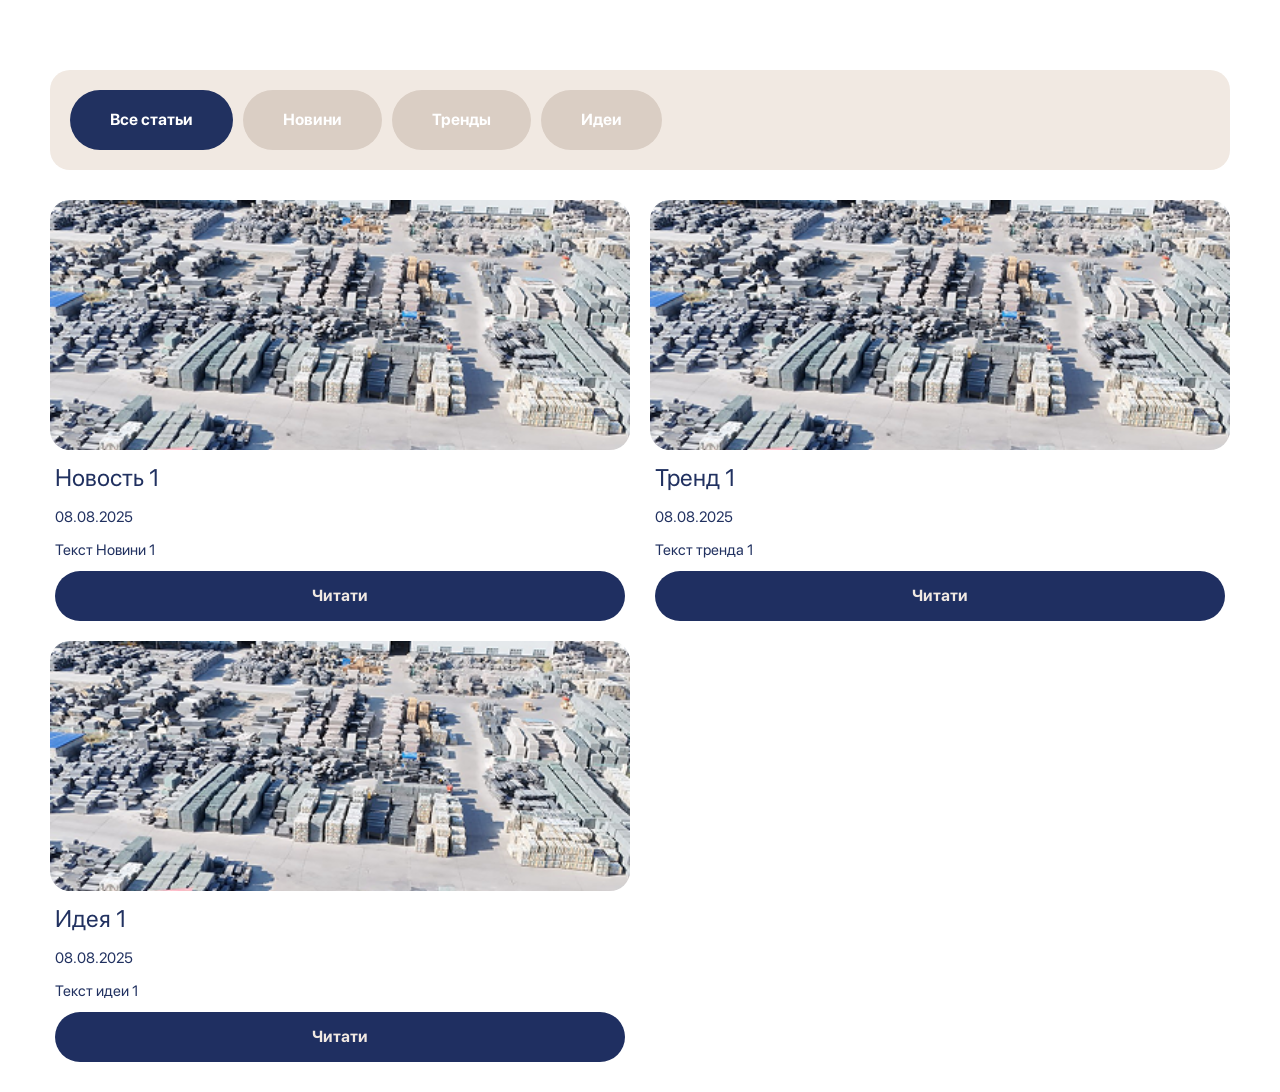
<file: test-blog-filters.html>
<!DOCTYPE html>
<html lang="uk">
<head>
  <meta charset="UTF-8">
  <meta name="viewport" content="width=device-width, initial-scale=1.0">
  <link rel="stylesheet" href="assets/css/style.css">
  <title>Test Blog Filters</title>
</head>
<body class="blog">
  <main>
    <section class="blog-list">
      <div class="vacancies-filter">
        <div class="filter-buttons">
          <button class="filter-btn active" data-category="all">Все статьи</button>
          <button class="filter-btn" data-category="news">Новини</button>
          <button class="filter-btn" data-category="trends">Тренды</button>
          <button class="filter-btn" data-category="ideas">Идеи</button>
        </div>
      </div>

      <div class="vacancies-grid">
        <div class="vacancy-card" data-category="news">
          <div class="card">
            <img src="assets/images/img2-2.png" alt="">
            <div class="info">
              <h6>Новость 1</h6>
              <div class="content-wrapper">
                <p class="date">08.08.2025</p>
                <p>Текст Новини 1</p>
                <a href="" class="btn">Читати</a>
              </div>
            </div>
          </div>
        </div>

        <div class="vacancy-card" data-category="trends">
          <div class="card">
            <img src="assets/images/img2-2.png" alt="">
            <div class="info">
              <h6>Тренд 1</h6>
              <div class="content-wrapper">
                <p class="date">08.08.2025</p>
                <p>Текст тренда 1</p>
                <a href="" class="btn">Читати</a>
              </div>
            </div>
          </div>
        </div>

        <div class="vacancy-card" data-category="ideas">
          <div class="card">
            <img src="assets/images/img2-2.png" alt="">
            <div class="info">
              <h6>Идея 1</h6>
              <div class="content-wrapper">
                <p class="date">08.08.2025</p>
                <p>Текст идеи 1</p>
                <a href="" class="btn">Читати</a>
              </div>
            </div>
          </div>
        </div>
      </div>
    </section>
  </main>

  <script src="assets/js/all.js"></script>
</body>
</html>
</file>
<file: assets/css/style.css>
@charset "UTF-8";
html {
  box-sizing: border-box;
  font-size: 16px;
}

*,
*::before,
*::after {
  box-sizing: inherit;
}

body {
  font-family: "SF Pro Display", -apple-system, BlinkMacSystemFont, "Segoe UI", Roboto, sans-serif;
  font-size: 1rem;
  font-weight: 400;
  line-height: 1.5;
  color: #1E1E1E;
  background-color: #ffffff;
  -webkit-font-smoothing: antialiased;
  -moz-osx-font-smoothing: grayscale;
  overflow-x: hidden;
  margin: 0;
}

h1,
h2,
h3,
h4,
h5,
h6 {
  margin: 0;
  font-weight: 700;
  line-height: 100%;
}

h1 {
  color: #F1E9E2;
  font-size: 5rem;
  line-height: 90%;
}
@media (max-width: 992px) {
  h1 {
    font-size: 4rem;
  }
}
@media (max-width: 768px) {
  h1 {
    font-size: 2.5rem;
  }
}

h2 {
  font-size: 4.75rem;
}
@media (max-width: 992px) {
  h2 {
    font-size: 3.75rem;
  }
}
@media (max-width: 768px) {
  h2 {
    font-size: 2.25rem;
  }
}

h3 {
  font-size: 2.625rem;
}
@media (max-width: 992px) {
  h3 {
    font-size: 2.25rem;
  }
}
@media (max-width: 768px) {
  h3 {
    font-size: 1.875rem;
  }
}

h4 {
  font-size: 1.25rem;
}

h5 {
  font-size: 1.125rem;
}

h6 {
  font-size: 1.25rem;
}

p {
  margin: 0;
  font-weight: 400;
}

a {
  color: #213160;
  text-decoration: none;
  transition: all 0.3s ease;
}
a:hover {
  color: #213160;
}

ul,
ol {
  margin: 0;
  padding-left: 1.4rem;
}

button,
input,
optgroup,
select,
textarea {
  font-family: inherit;
  font-size: 100%;
  line-height: 1.15;
  margin: 0;
}

button,
input {
  overflow: visible;
}

button,
select {
  text-transform: none;
}

img {
  max-width: 100%;
  height: auto;
}

.container {
  width: 100%;
  max-width: 1200px;
}
@media (max-width: 1200px) {
  .container {
    max-width: 1140px;
  }
}
@media (max-width: 992px) {
  .container {
    max-width: 960px;
  }
}
@media (max-width: 768px) {
  .container {
    max-width: 720px;
  }
}
@media (max-width: 576px) {
  .container {
    max-width: 540px;
  }
}

.text-center {
  text-align: center;
}

.text-right {
  text-align: right;
}

.text-left {
  text-align: left;
}

.d-flex {
  display: flex;
}

.d-block {
  display: block;
}

.d-inline-block {
  display: inline-block;
}

.d-none {
  display: none;
}

section {
  max-width: 1880px;
  width: calc(100% - 40px);
  margin: 0 auto;
  padding: 30px;
}
@media (max-width: 1024px) {
  section {
    width: calc(100% - 20px);
    padding: 20px !important;
  }
}
@media (max-width: 768px) {
  section {
    width: 100%;
    padding: 10px !important;
  }
}

.btn {
  height: 40px;
  padding: 0 40px;
  border-radius: 30px;
  background-color: #213160;
  display: flex;
  align-items: center;
  justify-content: center;
  color: #ffffff;
  font-size: 16px;
  font-weight: 700;
  line-height: 100%;
  height: 60px;
}
.btn:hover {
  filter: brightness(1.4);
  box-shadow: 0 8px 20px rgba(0, 0, 0, 0.1);
  color: #F1E9E2;
}
.btn:focus {
  outline: none;
  box-shadow: 0 0 0 0.25rem rgba(33, 49, 96, 0.25);
}
.btn--white {
  height: 40px;
  padding: 0 40px;
  border-radius: 20px;
  background-color: #DACEC4;
  color: #ffffff;
  display: flex;
  align-items: center;
  justify-content: center;
}
.btn--white:hover {
  background-color: rgb(232, 221, 211) !important;
  box-shadow: 0 8px 20px rgba(0, 0, 0, 0.1);
  color: #F1E9E2;
  transition: background-color 0.3s, box-shadow 0.3s, color 0.3s;
}
.btn--outline {
  background-color: transparent;
  border-color: #213160;
  color: #213160;
}
.btn--outline:hover {
  background-color: #213160;
  color: #ffffff;
}
.btn--block {
  display: block;
  width: 100%;
}

.hero_buttons {
  max-width: 380px;
  max-height: 230px;
  width: 100%;
  height: 100vh;
  display: flex;
  flex-direction: column;
  justify-content: space-between;
  background-color: #1F2F61;
  border-radius: 20px;
  padding: 20px;
  position: relative;
}
.hero_buttons h6 {
  font-weight: 700;
  line-height: 150%;
  color: #F1E9E2;
  z-index: 100;
}
.hero_buttons p {
  font-size: 14px;
  font-weight: 400;
  line-height: 150%;
  color: #F1E9E2;
  max-width: 103px;
  z-index: 100;
}
.hero_buttons .btn {
  width: 100px;
  z-index: 100;
  background-color: #2E3F71;
  height: 40px;
  max-height: 40px;
  min-height: 40px;
}
.hero_buttons::before {
  content: "";
  position: absolute;
  top: 0;
  left: 0;
  right: 0;
  bottom: 0;
  background-image: url(../images/test.png);
  background-repeat: no-repeat;
  background-position: bottom right;
  z-index: 0;
  border-radius: 20px;
}
@media (max-width: 1745px) {
  .hero_buttons {
    max-width: 450px;
  }
}
@media (max-width: 768px) {
  .hero_buttons {
    max-width: 100%;
    height: 196px;
  }
  .hero_buttons p {
    max-width: 192px;
  }
}

.hero_buttons.white {
  background-color: #F1E9E2;
}
.hero_buttons.white h6,
.hero_buttons.white p {
  color: #213160;
  z-index: 100;
}
.hero_buttons.white p {
  max-width: 173px;
}
.hero_buttons.white .btn--white {
  width: 100px;
  z-index: 100;
}
.hero_buttons.white::before {
  content: "";
  position: absolute;
  top: 0;
  left: 0;
  right: 0;
  bottom: 0;
  background-image: url(../images/test2.png);
  background-repeat: no-repeat;
  background-position: bottom right;
  z-index: 0;
  border-radius: 20px;
}
@media (max-width: 768px) {
  .hero_buttons.white {
    height: 196px;
  }
}

.ask_form_no-bg {
  max-height: 365px;
  height: 100%;
  background: rgba(255, 255, 255, 0.1);
  backdrop-filter: blur(15px);
  border-radius: 20px;
  padding: 20px;
  display: flex;
  flex-direction: column;
  justify-content: space-between;
  gap: 20px;
}
.ask_form_no-bg .form-top {
  display: flex;
  flex-direction: column;
  gap: 20px;
}
.ask_form_no-bg .form-top h3 {
  color: #ffffff;
}
.ask_form_no-bg .portfolio_form {
  display: flex;
  flex-direction: column;
  gap: 20px;
}
.ask_form_no-bg .portfolio_form .string {
  display: flex;
  gap: 10px;
  justify-content: space-between;
}
.ask_form_no-bg .portfolio_form .string input {
  border: none;
  background: #F1E9E2;
  padding-left: 20px;
  color: #213160;
  font-size: 15px;
  font-weight: 400;
  border-radius: 50px;
  height: 50px;
  max-width: 100%;
  width: 100%;
}
.ask_form_no-bg .portfolio_form .string input::placeholder {
  color: #213160;
}
.ask_form_no-bg .portfolio_form .string input:focus {
  outline: none;
}
.ask_form_no-bg .portfolio_form .btn {
  border: none;
  outline: none;
  width: 100%;
  color: #ffffff;
  font-size: 16px;
  font-weight: 700;
  height: 50px;
  border-radius: 50px;
  background-color: #213160;
  cursor: pointer;
  height: 60px;
  margin-top: 10px;
}
.ask_form_no-bg .portfolio_form p {
  text-align: center;
  color: #F1E9E2;
}
.ask_form_no-bg .portfolio_form p a {
  color: #F1E9E2;
  text-decoration: underline;
}
@media (max-width: 630px) {
  .ask_form_no-bg {
    max-height: 480px;
    padding: 20px 10px;
  }
  .ask_form_no-bg .portfolio_form .string {
    display: flex;
    flex-direction: column;
  }
  .ask_form_no-bg .portfolio_form .btn {
    font-size: 14px;
    line-height: 100%;
    font-weight: 700;
  }
  .ask_form_no-bg .portfolio_form p {
    font-size: 12px;
  }
  .ask_form_no-bg .portfolio_form p a {
    font-size: 12px;
  }
}

*::-webkit-scrollbar {
  width: 20px;
  height: 20px;
}

*::-webkit-scrollbar-track {
  background: #F1E9E2;
  border-radius: 20px;
}

*::-webkit-scrollbar-thumb {
  background: #97A5B4;
  border-radius: 20px;
}

header {
  position: absolute;
  top: 50px;
  left: 50%;
  transform: translateX(-50%);
  right: 0;
  z-index: 1000;
  display: flex;
  justify-content: space-between;
  gap: 30px;
  max-width: 1820px;
  width: calc(100% - 60px);
}
header .header_container {
  display: flex;
  align-items: center;
  gap: 30px;
  width: 100%;
}
header .header_left {
  max-width: 744px;
}
header .header_right {
  max-width: 892px;
  min-width: 751px;
}
@media (max-width: 1456px) {
  header .header_right {
    min-width: unset;
    width: fit-content;
  }
}
header .header_logo {
  border-radius: 30px;
  background-color: #213160;
  padding: 0 40px;
  height: 60px;
  display: flex;
  align-items: center;
}
header .header_logo img {
  max-height: 100%;
  max-width: 123px;
}
@media (max-width: 768px) {
  header .header_logo {
    height: 50px;
  }
  header .header_logo img {
    height: 24px;
  }
}
header .header_search {
  display: flex;
  align-items: center;
  gap: 30px;
  padding: 0 5px 0 40px;
  max-width: 546px;
  width: 100%;
  height: 100%;
  border-radius: 30px;
  background-color: #213160;
}
header .header_search a {
  font-weight: 700;
  font-size: 16px;
  color: #F1E9E2;
}
header .header_search .header_search_input {
  background-color: #3B4B77;
  border-radius: 30px;
  display: flex;
  align-items: center;
  justify-content: space-between;
  width: 100%;
}
header .header_search .header_search_input input {
  border: none;
  outline: none;
  padding: 10px;
  margin-right: 10px;
  background-color: transparent;
  color: #F1E9E2;
  padding-left: 20px;
}
header .header_search .header_search_input input::placeholder {
  color: rgba(255, 255, 255, 0.5);
  font-weight: 400;
  font-size: 16px;
}
header .header_search .header_search_input button {
  border: none;
  padding: 10px 20px;
  cursor: pointer;
  background-color: transparent;
}
header .header_search .header_search_input button img {
  max-height: 100%;
}
@media (max-width: 1436px) {
  header .header_search {
    width: 100%;
    padding: 0 5px 0 30px;
  }
}
@media (max-width: 920px) {
  header .header_search {
    width: fit-content;
    padding: 0 30px;
  }
  header .header_search .header_search_input {
    display: none;
  }
}
@media (max-width: 768px) {
  header .header_search {
    display: none;
  }
}
header .header_nav {
  display: flex;
  align-items: center;
  justify-content: space-between;
  width: 100%;
  max-width: 700px;
  min-width: 560px;
  height: 100%;
  padding: 0 30px;
  border-radius: 30px;
  color: #FFFFFF;
  font-weight: 700;
  font-size: 16px;
}
header .header_nav a {
  font-weight: 400;
  font-size: 16px;
  color: #F1E9E2;
}
header .header_nav a:hover {
  color: #213160;
}
header .header_nav.liquid-glass {
  position: relative;
  isolation: isolate;
}
header .header_nav.liquid-glass.tn-atom {
  position: relative;
  isolation: isolate;
}
header .header_nav.liquid-glass.tn-atom::before {
  content: "";
  position: absolute;
  top: 0;
  left: 0;
  right: 0;
  bottom: 0;
  border-radius: inherit;
  pointer-events: none;
  box-shadow: inset 0 0 4px 0px #ffffff;
  background-color: rgba(255, 255, 255, 0);
  z-index: 0;
}
header .header_nav.liquid-glass.tn-atom::after {
  content: "";
  position: absolute;
  top: 0;
  left: 0;
  right: 0;
  bottom: 0;
  border-radius: inherit;
  pointer-events: none;
  backdrop-filter: blur(2px);
  -webkit-backdrop-filter: blur(2px);
  filter: url("#liquid-glass-filter");
  -webkit-filter: url("#liquid-glass-filter");
  isolation: isolate;
  z-index: -1;
}
header .header_nav.liquid-glass-fallback {
  position: relative;
  isolation: isolate;
  background: rgba(255, 255, 255, 0.1);
  backdrop-filter: blur(2px);
  -webkit-backdrop-filter: blur(2px);
}
@supports (backdrop-filter: url("#liquid-glass-filter")) {
  header .header_nav.liquid-glass-auto {
    position: relative;
    isolation: isolate;
  }
  header .header_nav.liquid-glass-auto::before {
    content: "";
    position: absolute;
    top: 0;
    left: 0;
    right: 0;
    bottom: 0;
    border-radius: inherit;
    pointer-events: none;
    box-shadow: inset 0 0 4px 0px #ffffff;
    background-color: rgba(255, 255, 255, 0);
    z-index: 0;
  }
  header .header_nav.liquid-glass-auto::after {
    content: "";
    position: absolute;
    top: 0;
    left: 0;
    right: 0;
    bottom: 0;
    border-radius: inherit;
    pointer-events: none;
    backdrop-filter: blur(2px);
    -webkit-backdrop-filter: blur(2px);
    filter: url("#liquid-glass-filter");
    -webkit-filter: url("#liquid-glass-filter");
    isolation: isolate;
    z-index: -1;
  }
}
@supports not (backdrop-filter: url("#liquid-glass-filter")) {
  header .header_nav.liquid-glass-auto {
    background: rgba(255, 255, 255, 0.1);
    backdrop-filter: blur(2px);
  }
}
@media (max-width: 1456px) {
  header .header_nav {
    display: none;
  }
}
header .header_user {
  display: flex;
  align-items: center;
  gap: 10px;
  padding: 0 40px;
  height: 100%;
  border-radius: 30px;
  background-color: #213160;
  color: #FFFFFF;
  font-weight: 700;
  font-size: 16px;
  flex: none;
}
@media (max-width: 1456px) {
  header .header_user {
    display: none;
  }
}
header .header_menu {
  display: none;
}
@media (max-width: 1456px) {
  header .header_menu {
    display: flex;
    align-items: center;
    gap: 10px;
    padding: 0 40px;
    height: 100%;
    border-radius: 30px;
    background-color: #213160;
    color: #FFFFFF;
    font-weight: 700;
    font-size: 16px;
    flex: none;
  }
}
@media (max-width: 768px) {
  header .header_menu {
    text-indent: 150%;
    white-space: nowrap;
    overflow: hidden;
    padding: 0;
    width: 50px;
    height: 50px;
    position: relative;
  }
  header .header_menu::before {
    content: "";
    display: inline-block;
    width: 16px;
    height: 16px;
    background-image: url("../images/menu.png");
    background-size: contain;
    background-position: center;
    background-repeat: no-repeat;
    background-color: transparent;
    position: absolute;
    left: 17px;
  }
}
@media (max-width: 1024px) {
  header {
    top: 20px;
  }
}
@media (max-width: 768px) {
  header {
    top: 10px;
    width: calc(100% - 20px);
  }
}

/* Мобільне меню */
.mobile-overlay {
  position: fixed !important;
  top: 0 !important;
  left: 0 !important;
  width: 100% !important;
  height: 100vh !important;
  background: rgba(0, 0, 0, 0.5);
  z-index: 999;
  opacity: 0;
  visibility: hidden;
  transition: all 0.3s ease;
}
.mobile-overlay.show {
  opacity: 1;
  visibility: visible;
}

.mobile-menu {
  position: fixed;
  top: 0;
  right: -100%; /* Завжди приховуємо за правою межею екрану */
  width: 350px;
  height: 100vh;
  background: #1F2F61;
  z-index: 1000;
  transition: right 0.3s ease;
  overflow-y: auto;
  display: none; /* Завжди ховаємо за замовчуванням */
}
.mobile-menu.open {
  display: block; /* Показуємо тільки при відкритті */
  right: 0; /* Виїзджання з краю екрану */
}

/* На планшетах зменшуємо ширину меню */
@media (max-width: 1024px) {
  .mobile-menu {
    width: 75vw;
    max-width: 350px;
  }
  .mobile-menu.open {
    right: 0;
  }
}
.mobile-menu-header {
  display: flex;
  justify-content: space-between;
  align-items: center;
  padding: 20px;
}

.site-logo img {
  height: 40px;
}

.close-menu {
  background: rgba(255, 255, 255, 0.1);
  border: none;
  font-size: 24px;
  cursor: pointer;
  color: #fff;
  padding: 8px;
  border-radius: 8px;
  transition: all 0.3s ease;
  display: flex;
  align-items: center;
  justify-content: center;
  width: 40px;
  height: 40px;
  margin-left: auto;
}
.close-menu:hover {
  background: rgba(255, 255, 255, 0.2);
  transform: scale(1.1);
}
.close-menu:active {
  transform: scale(0.95);
}

.mobile-form-menu {
  padding: 20px;
}
.mobile-form-menu .forma-consult {
  display: flex;
  align-items: center;
  justify-content: space-between;
  gap: 20px;
  padding: 15px 20px;
  background-color: #667eea;
  color: white;
  text-decoration: none;
  border-radius: 8px;
  font-weight: 600;
}
.mobile-form-menu .forma-consult img {
  width: 20px;
  height: 20px;
  object-fit: contain;
}

.mobile-nav .nav-link {
  display: block;
  padding: 15px 20px;
  color: #333;
  text-decoration: none;
  font-weight: 500;
}
.mobile-nav .nav-link.catalog {
  font-weight: 700;
  color: #fff;
  font-size: 30px;
}
.mobile-nav .list {
  background: transparent;
}
.mobile-nav .list .nav-link {
  padding-left: 40px;
  font-size: 14px;
  font-weight: 400;
  border-bottom: none;
  color: #fff;
}

.mobile-auth-buttons {
  padding: 20px;
  margin-top: 20px;
}
.mobile-auth-buttons .btn {
  display: block;
  width: 100%;
  margin-bottom: 10px;
  text-align: center;
}
.mobile-auth-buttons .btn-outline {
  background: transparent;
  border: 2px solid #667eea;
  color: #667eea;
}
.mobile-auth-buttons .btn-primary {
  background: #667eea;
  border: 2px solid #667eea;
  color: white;
}

/* Мобільна версія */
@media (max-width: 768px) {
  .mobile-menu {
    width: 100vw; /* Адаптивна ширина замість фіксованої */
    max-width: 100%;
    right: -100vw; /* Приховуємо на ширину меню */
  }
  .mobile-menu.open {
    right: 0;
  }
}
/* Дуже малі екрани */
@media (max-width: 480px) {
  .mobile-menu {
    width: 100vw; /* Ще більш адаптивна ширина */
    right: -100vw; /* Приховуємо на ширину меню */
  }
  .mobile-menu.open {
    right: 0;
  }
}
/* Надзвичайно малі екрани */
@media (max-width: 360px) {
  .mobile-menu {
    width: 100vw; /* Менша ширина на дуже малих екранах */
    right: -100vw; /* Приховуємо на ширину меню */
  }
  .mobile-menu.open {
    right: 0;
  }
  .mobile-menu-header {
    padding: 15px;
  }
  .mobile-nav .nav-link {
    font-size: 14px;
  }
  .mobile-form-menu {
    padding: 15px;
  }
}
/* Попапи (модальні вікна) */
.modal-overlay {
  position: fixed;
  top: 0;
  left: 0;
  width: 100%;
  height: 100%;
  background: rgba(0, 0, 0, 0.6);
  z-index: 2000;
  opacity: 0;
  visibility: hidden;
  transition: all 0.3s ease;
  display: flex;
  align-items: center;
  justify-content: center;
}
.modal-overlay.show {
  opacity: 1;
  visibility: visible;
}

.modal-content {
  backdrop-filter: blur(3px);
  border-radius: 16px;
  box-shadow: 0 20px 60px rgba(255, 255, 255, 0.2);
  max-width: 600px;
  width: 100%;
  max-height: 90vh;
  overflow-y: auto;
  transform: scale(0.9);
  transition: transform 0.3s ease;
}
.modal-overlay.show .modal-content {
  transform: scale(1);
}

.modal-header {
  display: flex;
  justify-content: center;
  align-items: center;
  padding: 24px 30px;
}
.modal-header h3 {
  margin: 0;
  font-size: 2.5rem;
  font-weight: 700;
  color: #fff;
  text-align: center;
}

.modal-close {
  background: none;
  border: none;
  font-size: 24px;
  cursor: pointer;
  color: #64748b;
  padding: 4px;
  border-radius: 6px;
  transition: all 0.2s ease;
}
.modal-close:hover {
  background: #f1f5f9;
  color: #1a365d;
}

.modal-body {
  padding: 30px;
  padding-top: 0;
}
.modal-body .title {
  color: #fff;
  font-size: 1.2rem;
  font-weight: 400;
  line-height: 1.5;
  margin-bottom: 20px;
  text-align: center;
}

#login-form .form-options {
  display: flex;
  gap: 5px;
}
#login-form .form-options .checkbox-label {
  display: flex;
  align-items: center;
  cursor: pointer;
  color: #F1E9E2;
  font-size: 0.9rem;
}
#login-form .form-options .checkbox-label input[type=checkbox] {
  display: none;
}
#login-form .form-options .checkbox-label input[type=checkbox]:checked + .checkmark {
  background: #213160;
  border-color: #213160;
}
#login-form .form-options .checkbox-label input[type=checkbox]:checked + .checkmark:after {
  opacity: 1;
}
#login-form .form-options .checkbox-label .checkmark {
  width: 18px;
  height: 18px;
  border: 2px solid #F1E9E2;
  border-radius: 3px;
  margin-right: 8px;
  position: relative;
  transition: all 0.2s ease;
  background: transparent;
}
#login-form .form-options .checkbox-label .checkmark:after {
  content: "✓";
  position: absolute;
  top: 50%;
  left: 50%;
  transform: translate(-50%, -50%);
  color: #F1E9E2;
  font-size: 12px;
  opacity: 0;
  transition: opacity 0.2s ease;
}
#login-form .form-options .checkbox-label .checkmark:hover {
  border-color: #213160;
}
#login-form .form-options .forgot-password {
  color: #667eea;
}
#login-form .btn {
  margin: 20px 0;
  cursor: pointer;
}
#login-form .form-footer p {
  color: #fff;
}
#login-form .form-footer p a {
  color: #667eea;
}

.form-group {
  margin-bottom: 20px;
}
.form-group input,
.form-group textarea {
  width: 100%;
  padding: 12px 16px;
  border: 2px solid #e2e8f0;
  border-radius: 8px;
  font-size: 1rem;
  transition: border-color 0.3s ease;
}
.form-group input:focus,
.form-group textarea:focus {
  outline: none;
  border-color: #667eea;
}
.form-group textarea {
  resize: vertical;
  min-height: 100px;
}

.btn {
  width: 100%;
  border: 0;
}

.privacy-notice {
  font-size: 0.85rem;
  color: #64748b;
  margin-top: 15px;
  text-align: center;
}
.privacy-notice a {
  color: #667eea;
  text-decoration: none;
}
.privacy-notice a:hover {
  text-decoration: underline;
}

/* Попап входу */
.login-modal .form-options {
  display: flex;
  justify-content: space-between;
  align-items: center;
  margin-bottom: 24px;
}
.login-modal .form-options .checkbox-label {
  display: flex;
  align-items: center;
  cursor: pointer;
  font-size: 0.9rem;
  color: #64748b;
}
.login-modal .form-options .checkbox-label input[type=checkbox] {
  display: none;
}
.login-modal .form-options .checkbox-label input[type=checkbox]:checked + .checkmark {
  background: #667eea;
  border-color: #667eea;
}
.login-modal .form-options .checkbox-label input[type=checkbox]:checked + .checkmark:after {
  opacity: 1;
}
.login-modal .form-options .checkbox-label .checkmark {
  width: 18px;
  height: 18px;
  border: 2px solid #e2e8f0;
  border-radius: 3px;
  margin-right: 8px;
  position: relative;
  transition: all 0.2s ease;
}
.login-modal .form-options .checkbox-label .checkmark:after {
  content: "✓";
  position: absolute;
  top: 50%;
  left: 50%;
  transform: translate(-50%, -50%);
  color: white;
  font-size: 12px;
  opacity: 0;
  transition: opacity 0.2s ease;
}
.login-modal .form-options .forgot-password {
  color: #667eea;
  text-decoration: none;
  font-size: 0.9rem;
}
.login-modal .form-options .forgot-password:hover {
  text-decoration: underline;
}
.login-modal .form-footer {
  text-align: center;
  margin-top: 20px;
  padding-top: 20px;
  border-top: 1px solid #e2e8f0;
}
.login-modal .form-footer p {
  margin: 0;
  color: #64748b;
  font-size: 0.9rem;
}
.login-modal .form-footer .register-link {
  color: #667eea;
  text-decoration: none;
  font-weight: 600;
}
.login-modal .form-footer .register-link:hover {
  text-decoration: underline;
}

/* Успішний попап */
.success-modal {
  text-align: center;
}

.success-icon {
  width: 80px;
  height: 80px;
  background: #10b981;
  border-radius: 50%;
  display: flex;
  align-items: center;
  justify-content: center;
  margin: 0 auto 24px;
}
.success-icon i {
  font-size: 40px;
  color: white;
}

.success-modal h3 {
  color: #10b981;
  margin-bottom: 16px;
}
.success-modal p {
  color: #64748b;
  margin-bottom: 24px;
  line-height: 1.5;
}

.text-center {
  text-align: center;
}

/* Мобільна версія попапів */
@media (max-width: 768px) {
  .modal-content {
    width: 95%;
    margin: 20px;
  }
  .modal-header,
  .modal-body {
    padding: 20px;
  }
  .modal-header h3 {
    font-size: 1.3rem;
  }
}
main .hero {
  background-image: url(../images/background-hero.png);
  border-radius: 20px;
  max-width: 1880px;
  width: calc(100% - 40px);
  height: 944px;
  margin: 0 auto;
  margin-top: 20px;
  display: flex;
  flex-direction: column-reverse;
  padding: 30px 30px 70px 30px;
}
main .hero .hero_content {
  display: flex;
  justify-content: space-between;
}
main .hero .hero_content .container {
  max-width: 927px;
  width: 100%;
}
main .hero .hero_content .container p {
  font-size: 22px;
  font-weight: 400;
  color: #F1E9E2;
  margin-top: 22px;
}
main .hero .hero_content .container-hero_buttons {
  display: flex;
  justify-content: flex-end;
  align-items: center;
  gap: 20px;
  width: 100%;
}
@media (max-width: 1745px) {
  main .hero .hero_content {
    flex-direction: column;
    gap: 50px;
    margin: 0 auto;
  }
  main .hero .hero_content .container-hero_buttons {
    justify-content: space-between;
  }
}
@media (max-width: 768px) {
  main .hero .hero_content .container-hero_buttons {
    flex-direction: column;
    gap: 10px;
  }
}
@media (max-width: 1024px) {
  main .hero {
    margin-top: 10px;
    width: calc(100% - 20px);
    padding: 20px;
  }
}
@media (max-width: 768px) {
  main .hero {
    width: 100%;
    margin-top: 0;
    border-radius: 0 0 20px 20px;
    background-position-x: -20px;
    padding: 10px;
    position: relative;
  }
  main .hero::before {
    content: "";
    position: absolute;
    top: 0;
    left: 0;
    right: 0;
    bottom: 0;
    background-color: rgba(0, 0, 0, 0.2);
    background-repeat: no-repeat;
    background-position: bottom right;
    z-index: 0;
    border-radius: 0 0 20px 20px;
  }
  main .hero .hero_content {
    gap: 10px;
  }
  main .hero .hero_content .container {
    z-index: 100;
  }
  main .hero .hero_content .container p {
    font-size: 14px;
  }
}
main .about,
main .use {
  max-width: 1880px;
  width: calc(100% - 40px);
  padding: 50px 30px;
  margin: 0 auto;
  margin-top: 100px;
  background-color: #F1E9E2;
  border-radius: 20px;
  display: flex;
  flex-direction: column;
  gap: 50px;
}
main .about .container,
main .use .container {
  width: 100%;
  max-width: 100%;
  display: flex;
  flex-direction: column;
  gap: 30px;
}
main .about .container ul li,
main .use .container ul li {
  font-size: 20px;
  color: #DACEC4;
}
@media (max-width: 768px) {
  main .about .container ul li,
  main .use .container ul li {
    font-size: 14px;
  }
}
main .about .container .about_content,
main .use .container .about_content {
  display: flex;
  justify-content: space-between;
  align-items: center;
  gap: 30px;
  width: 100%;
}
main .about .container .about_content h2,
main .use .container .about_content h2 {
  color: #213160;
  font-weight: 600;
  max-width: 690px;
  width: 100%;
  flex-shrink: 0;
}
main .about .container .about_content h2 span,
main .use .container .about_content h2 span {
  color: #D8C9BD;
}
main .about .container .about_content p,
main .use .container .about_content p {
  max-width: 895px;
  width: 100%;
  font-size: 20px;
  font-weight: 400;
  line-height: 150%;
  color: #213160;
}
@media (max-width: 1530px) {
  main .about .container .about_content,
  main .use .container .about_content {
    flex-direction: column;
    align-items: flex-start;
  }
  main .about .container .about_content p,
  main .use .container .about_content p {
    font-size: 16px;
  }
}
@media (max-width: 830px) {
  main .about .container .about_content p,
  main .use .container .about_content p {
    font-size: 14px;
  }
}
main .about .cards,
main .use .cards {
  display: grid;
  grid-template-columns: repeat(4, 1fr);
  gap: 20px;
}
main .about .cards .card,
main .use .cards .card {
  padding: 20px;
  border-radius: 20px;
  background-color: #213160;
  display: flex;
  flex-direction: column;
  gap: 10px;
  overflow: hidden;
}
main .about .cards .card h3,
main .use .cards .card h3 {
  color: #F1E9E2;
  padding: 10px;
  background-color: #304173;
  border-radius: 10px;
}
main .about .cards .card .card_content,
main .use .cards .card .card_content {
  display: flex;
  gap: 10px;
  width: 100%;
}
main .about .cards .card .card_content p,
main .use .cards .card .card_content p {
  color: #F1E9E2;
  padding: 10px;
  background-color: #304173;
  border-radius: 10px;
  max-width: clamp(229px, 14vw, 270px);
  height: 140px;
  font-size: clamp(12px, 2vw, 15px);
}
main .about .cards .card .card_content .card_image,
main .use .cards .card .card_content .card_image {
  padding: 10px;
  background-color: #304173;
  border-radius: 10px;
  width: 120px;
  height: 140px;
  display: flex;
  align-items: center;
  justify-content: center;
}
main .about .cards .card .card_content .card_image img,
main .use .cards .card .card_content .card_image img {
  object-fit: contain;
}
main .about .cards .card .image-bottom,
main .use .cards .card .image-bottom {
  flex: 1 1 auto;
  width: 100%;
  object-fit: cover;
  border-radius: 10px;
  min-height: 0;
}
main .about .cards .card .image-bottom .image-bot,
main .use .cards .card .image-bottom .image-bot {
  width: 100%;
  height: 100%;
  object-fit: cover;
  border-radius: 10px;
}
@media (max-width: 1530px) {
  main .about .cards,
  main .use .cards {
    grid-template-columns: repeat(2, 1fr);
  }
  main .about .cards .card,
  main .use .cards .card {
    height: fit-content;
  }
  main .about .cards .card .card_content,
  main .use .cards .card .card_content {
    height: 110px;
  }
  main .about .cards .card .card_content p,
  main .use .cards .card .card_content p {
    max-width: 100%;
    height: 110px;
  }
  main .about .cards .card .card_content .card_image,
  main .use .cards .card .card_content .card_image {
    height: 110px;
  }
  main .about .cards .card .image-bottom .image-bot,
  main .use .cards .card .image-bottom .image-bot {
    max-height: 275px;
  }
}
@media (max-width: 1024px) {
  main .about .cards,
  main .use .cards {
    gap: 10px;
  }
}
@media (max-width: 830px) {
  main .about .cards,
  main .use .cards {
    grid-template-columns: repeat(1, 1fr);
  }
  main .about .cards .card .card_content,
  main .use .cards .card .card_content {
    height: 92px;
  }
  main .about .cards .card .card_content p,
  main .use .cards .card .card_content p {
    max-width: 100%;
    height: 92px;
  }
  main .about .cards .card .card_content .card_image,
  main .use .cards .card .card_content .card_image {
    height: 92px;
  }
}
@media (max-width: 1530px) {
  main .about,
  main .use {
    gap: 30px;
    padding: 30px 10px 50px 10px;
  }
}
@media (max-width: 1024px) {
  main .about,
  main .use {
    width: calc(100% - 20px);
    padding: 30px 10px 20px 10px;
    margin-top: 70px;
  }
}
@media (max-width: 768px) {
  main .about,
  main .use {
    width: 100%;
    margin-top: 50px;
  }
}
main .production {
  background-color: transparent;
}
main .production .container .about_content {
  width: 100%;
}
main .production .container .about_content h2 {
  width: 100%;
  max-width: 100%;
}
main .production .container .about_content p {
  color: rgb(241, 233, 226);
}
@media (max-width: 1024px) {
  main .production .container {
    gap: 20px;
  }
}
main .production .products {
  display: flex;
  gap: 20px;
  overflow-x: auto;
  white-space: nowrap;
  padding-bottom: 10px;
  scroll-behavior: smooth;
  border-radius: 20px;
  -ms-overflow-style: none;
  scrollbar-width: none;
}
main .production .products::-webkit-scrollbar {
  display: none;
}
main .production .products .product {
  flex: 0 0 auto;
  max-height: 350px;
  height: 100%;
  display: flex;
  flex-direction: column;
  gap: 20px;
}
main .production .products .product img {
  max-height: 300px;
  object-fit: cover;
  width: 100%;
  height: 100%;
  border-radius: 20px;
}
main .production .products .product p {
  font-size: 20px;
  font-weight: 700;
  color: #213160;
  line-height: 150%;
}
@media (max-width: 768px) {
  main .production .products {
    display: grid;
    grid-template-columns: repeat(2, 1fr);
    gap: 10px;
  }
  main .production .products .product p {
    font-size: clamp(14px, 3vw, 20px);
  }
}
main .production .btn {
  display: flex;
  justify-content: space-between;
  align-items: center;
}
main .portfolio {
  background: transparent;
  padding-top: 0;
  margin-top: 80px;
}
main .portfolio .container .about_content {
  width: 100%;
}
main .portfolio .container .about_content h2 {
  width: 100%;
  max-width: 100%;
}
main .portfolio .container .about_content p {
  color: rgb(241, 233, 226);
}
@media (max-width: 1024px) {
  main .portfolio .container {
    gap: 20px;
  }
}
main .portfolio .portfolio_gallery {
  display: flex;
  gap: 20px;
  max-height: 700px;
  height: 100%;
}
main .portfolio .portfolio_gallery .portfolio_item {
  display: flex;
  flex-direction: column;
  gap: 20px;
  min-width: 460px;
}
main .portfolio .portfolio_gallery .portfolio_item img {
  border-radius: 20px;
  max-height: 340px;
  height: 100%;
  object-fit: cover;
}
main .portfolio .portfolio_gallery .portfolio_item form {
  max-height: 340px;
  height: 100%;
  background-color: #213160;
  border-radius: 20px;
  padding: 20px;
  display: flex;
  flex-direction: column;
  justify-content: space-between;
  gap: 20px;
}
main .portfolio .portfolio_gallery .portfolio_item form .form-top {
  display: flex;
  flex-direction: column;
  gap: 20px;
}
main .portfolio .portfolio_gallery .portfolio_item form .form-top h3 {
  color: #F1E9E2;
}
main .portfolio .portfolio_gallery .portfolio_item form .form-top p {
  font-size: 15px;
  font-weight: 400;
  color: #F1E9E2;
}
main .portfolio .portfolio_gallery .portfolio_item form .portfolio_form {
  display: flex;
  flex-direction: column;
  gap: 20px;
}
main .portfolio .portfolio_gallery .portfolio_item form .portfolio_form .string {
  display: flex;
  gap: 10px;
  justify-content: space-between;
}
main .portfolio .portfolio_gallery .portfolio_item form .portfolio_form .string input {
  border: none;
  background: #2E3F71;
  padding-left: 20px;
  color: #F1E9E2;
  font-size: 15px;
  font-weight: 400;
  border-radius: 50px;
  height: 50px;
  max-width: 270px;
  width: 100%;
}
main .portfolio .portfolio_gallery .portfolio_item form .portfolio_form .string input::placeholder {
  color: rgba(241, 233, 226, 0.5);
}
main .portfolio .portfolio_gallery .portfolio_item form .portfolio_form .string input:focus {
  outline: none;
}
main .portfolio .portfolio_gallery .portfolio_item form .portfolio_form .btn--white {
  border: none;
  outline: none;
  width: 100%;
  color: #213160;
  font-size: 16px;
  font-weight: 700;
  height: 50px;
  border-radius: 50px;
  background-color: rgb(241, 233, 226);
  cursor: pointer;
}
main .portfolio .portfolio_gallery .portfolio-center .image-center {
  height: 100%;
  max-height: 700px;
  border-radius: 20px;
  flex: 1 1 auto;
  object-fit: cover;
}
main .portfolio .portfolio_gallery .portfolio_item_right {
  display: flex;
  flex-direction: column;
  gap: 20px;
}
main .portfolio .portfolio_gallery .portfolio_item_right img {
  border-radius: 20px;
  max-height: 340px;
  height: 100%;
  object-fit: cover;
}
main .portfolio .portfolio_gallery .portfolio_item_right .portfolio_item_more {
  display: flex;
  flex-direction: row;
  gap: 20px;
  flex-wrap: nowrap;
  height: 340px;
}
main .portfolio .portfolio_gallery .portfolio_item_right .portfolio_item_more .image-bottom {
  flex: 1 1 auto;
  min-width: 0;
  max-width: 100%;
  height: auto;
  object-fit: cover;
  border-radius: 20px;
}
@media (max-width: 1450px) {
  main .portfolio .portfolio_gallery .portfolio_item_right .portfolio_item_more .image-bottom {
    display: none;
  }
}
main .portfolio .portfolio_gallery .portfolio_item_right .portfolio_item_more .more-projects {
  flex: 0 0 300px;
  min-width: 300px;
  display: flex;
  flex-direction: column;
  justify-content: space-between;
  background-image: url(../images/port5.png);
  background-size: cover;
  background-position: center;
  border-radius: 20px;
  padding: 20px;
  position: relative;
}
main .portfolio .portfolio_gallery .portfolio_item_right .portfolio_item_more .more-projects::before {
  content: "";
  position: absolute;
  top: 0;
  left: 0;
  right: 0;
  bottom: 0;
  background: linear-gradient(180deg, rgba(33, 49, 96, 0) 1%, rgb(33, 49, 96) 100%);
  border-radius: 20px;
}
main .portfolio .portfolio_gallery .portfolio_item_right .portfolio_item_more .more-projects h3 {
  color: #F1E9E2;
  z-index: 100;
}
main .portfolio .portfolio_gallery .portfolio_item_right .portfolio_item_more .more-projects a {
  font-size: 15px;
  font-weight: 400;
  line-height: 150%;
  color: #F1E9E2;
  display: flex;
  align-items: center;
  justify-content: space-between;
  z-index: 100;
  background-color: rgb(46, 63, 113);
  height: 40px;
}
main .portfolio .portfolio_gallery .portfolio_item_right .portfolio_item_more .more-projects a img {
  max-width: 19.5px;
  height: 9px;
}
@media (max-width: 1450px) {
  main .portfolio .portfolio_gallery .portfolio_item_right .portfolio_item_more .more-projects {
    flex: 0 0 100%;
  }
}
@media (max-width: 1100px) {
  main .portfolio .portfolio_gallery {
    display: none;
  }
}
main .portfolio .portfolio_gallery_tablet {
  display: none;
}
@media (max-width: 1100px) {
  main .portfolio .portfolio_gallery_tablet {
    display: flex;
    flex-direction: column;
    gap: 10px;
  }
  main .portfolio .portfolio_gallery_tablet .top {
    display: flex;
    gap: 10px;
    max-height: 221px;
    height: 100%;
  }
  main .portfolio .portfolio_gallery_tablet .top img {
    flex: 1 1 300px;
    min-width: 300px;
    width: 100%;
    max-width: 100%;
    object-fit: cover;
    border-radius: 20px;
  }
  main .portfolio .portfolio_gallery_tablet .top .image-center {
    display: none;
  }
  main .portfolio .portfolio_gallery_tablet .center {
    display: flex;
    gap: 10px;
    max-height: 550px;
    height: 100%;
  }
  main .portfolio .portfolio_gallery_tablet .center .image-center {
    flex: 1 1 auto;
    min-height: 0;
    min-width: 300px;
    width: 100%;
    max-width: 100%;
    object-fit: cover;
    border-radius: 20px;
  }
  main .portfolio .portfolio_gallery_tablet .center .portfolio_item_more {
    display: flex;
    flex-direction: column;
    gap: 10px;
    flex-wrap: nowrap;
    height: 100%;
    max-height: 550px;
  }
  main .portfolio .portfolio_gallery_tablet .center .portfolio_item_more .image-bottom {
    flex: 1 1 auto;
    min-width: 0;
    min-height: 250px;
    max-width: 100%;
    height: auto;
    object-fit: cover;
    border-radius: 20px;
  }
  main .portfolio .portfolio_gallery_tablet .center .portfolio_item_more .more-projects {
    flex: 0 0 300px;
    min-width: 300px;
    min-height: 250px;
    display: flex;
    flex-direction: column;
    justify-content: space-between;
    background-image: url(../images/port5.png);
    background-size: cover;
    background-position: center;
    border-radius: 20px;
    padding: 20px;
    position: relative;
  }
  main .portfolio .portfolio_gallery_tablet .center .portfolio_item_more .more-projects::before {
    content: "";
    position: absolute;
    top: 0;
    left: 0;
    right: 0;
    bottom: 0;
    background: linear-gradient(180deg, rgba(33, 49, 96, 0) 1%, rgb(33, 49, 96) 100%);
    border-radius: 20px;
  }
  main .portfolio .portfolio_gallery_tablet .center .portfolio_item_more .more-projects h3 {
    color: #F1E9E2;
    z-index: 100;
  }
  main .portfolio .portfolio_gallery_tablet .center .portfolio_item_more .more-projects a {
    font-size: 15px;
    font-weight: 400;
    line-height: 150%;
    color: #F1E9E2;
    display: flex;
    align-items: center;
    justify-content: space-between;
    z-index: 100;
    background-color: rgb(46, 63, 113);
    height: 40px;
  }
  main .portfolio .portfolio_gallery_tablet .center .portfolio_item_more .more-projects a img {
    max-width: 19.5px;
    height: 9px;
  }
}
@media (max-width: 1100px) and (max-width: 1450px) {
  main .portfolio .portfolio_gallery_tablet .center .portfolio_item_more .more-projects {
    flex: 0 0 100%;
  }
}
@media (max-width: 1100px) {
  main .portfolio .portfolio_gallery_tablet form {
    max-height: 340px;
    height: 100%;
    background-color: #213160;
    border-radius: 20px;
    padding: 20px;
    display: flex;
    flex-direction: column;
    justify-content: space-between;
    gap: 20px;
  }
  main .portfolio .portfolio_gallery_tablet form .form-top {
    display: flex;
    flex-direction: column;
    gap: 20px;
  }
  main .portfolio .portfolio_gallery_tablet form .form-top h3 {
    color: #F1E9E2;
  }
  main .portfolio .portfolio_gallery_tablet form .form-top p {
    font-size: 15px;
    font-weight: 400;
    color: #F1E9E2;
  }
  main .portfolio .portfolio_gallery_tablet form .portfolio_form {
    display: flex;
    flex-direction: column;
    gap: 20px;
  }
  main .portfolio .portfolio_gallery_tablet form .portfolio_form .string {
    display: flex;
    gap: 10px;
    justify-content: space-between;
  }
  main .portfolio .portfolio_gallery_tablet form .portfolio_form .string input {
    border: none;
    background: #2E3F71;
    padding-left: 20px;
    color: #F1E9E2;
    font-size: 15px;
    font-weight: 400;
    border-radius: 50px;
    height: 50px;
    max-width: 100%;
    width: 100%;
  }
  main .portfolio .portfolio_gallery_tablet form .portfolio_form .string input::placeholder {
    color: rgba(241, 233, 226, 0.5);
  }
  main .portfolio .portfolio_gallery_tablet form .portfolio_form .string input:focus {
    outline: none;
  }
  main .portfolio .portfolio_gallery_tablet form .portfolio_form .btn--white {
    border: none;
    outline: none;
    width: 100%;
    color: #213160;
    font-size: 16px;
    font-weight: 700;
    height: 50px;
    border-radius: 50px;
    background-color: rgb(241, 233, 226);
  }
}
@media (max-width: 640px) {
  main .portfolio .portfolio_gallery_tablet .top {
    max-height: 100%;
    flex-direction: column;
  }
  main .portfolio .portfolio_gallery_tablet .top img {
    min-height: 195px;
    flex: 0;
  }
  main .portfolio .portfolio_gallery_tablet .top .image-center {
    display: block;
    max-height: 100%;
    min-height: 400px;
  }
  main .portfolio .portfolio_gallery_tablet .center {
    flex-direction: row;
  }
  main .portfolio .portfolio_gallery_tablet .center .image-center {
    display: none;
  }
  main .portfolio .portfolio_gallery_tablet .center .portfolio_item_more {
    display: grid;
    grid-template-columns: repeat(2, 1fr);
    width: 100%;
  }
  main .portfolio .portfolio_gallery_tablet .center .portfolio_item_more > * {
    aspect-ratio: 1/1;
    width: 100%;
  }
  main .portfolio .portfolio_gallery_tablet .center .portfolio_item_more .image-bottom {
    min-height: 164px;
  }
  main .portfolio .portfolio_gallery_tablet .center .portfolio_item_more .more-projects {
    min-width: 160px;
    min-height: 164px;
    padding: 10px;
    background-size: 180%;
    background-repeat: no-repeat;
  }
  main .portfolio .portfolio_gallery_tablet .center .portfolio_item_more .more-projects h3 {
    font-size: 20px;
  }
  main .portfolio .portfolio_gallery_tablet .center .portfolio_item_more .more-projects .btn {
    font-size: 12px;
    font-weight: 400;
    padding: 0 20px;
  }
  main .portfolio .portfolio_gallery_tablet form {
    padding: 20px 10px;
    max-height: 381px;
  }
  main .portfolio .portfolio_gallery_tablet form .form-top h3 {
    font-size: 36px;
  }
  main .portfolio .portfolio_gallery_tablet form .portfolio_form .string {
    flex-direction: column;
  }
}
main .production .reviews .review {
  background-color: rgb(241, 233, 226);
  border-radius: 20px;
  padding: 50px;
  max-height: clamp(390px, 100vh, 500px);
  min-width: 340px;
  max-width: 593px;
  height: 100vh;
  display: flex;
  flex-direction: column;
  justify-content: space-between;
  flex: 0 0 auto;
}
main .production .reviews .review .review_content {
  display: flex;
  flex-direction: column;
  gap: 40px;
}
main .production .reviews .review .review_content .name {
  display: flex;
  gap: 20px;
  align-items: center;
}
main .production .reviews .review .review_content .name h6 {
  color: #213160;
}
main .production .reviews .review .review_content p,
main .production .reviews .review .review_content h6,
main .production .reviews .review .review_content span {
  white-space: normal;
  word-break: break-word;
  overflow-wrap: break-word;
}
@media (max-width: 1024px) {
  main .production .reviews .review {
    padding: 30px;
    flex: 1 1 auto;
  }
  main .production .reviews .review .review_content p {
    font-size: 14px;
  }
}
@media (max-width: 768px) {
  main .production .reviews .review {
    padding: 10px;
    max-height: 390px;
  }
}
main .production .reviews .btn {
  background-color: rgb(46, 63, 113);
}
@media (max-width: 768px) {
  main .production .reviews {
    display: flex;
  }
  main .production .reviews .btn {
    height: 50px;
  }
}
main .manufacture {
  background-color: transparent;
  padding: 0 !important;
}
main .manufacture .image-tabs {
  width: 100%;
  max-width: 100%;
  margin: 0 auto;
  font-family: sans-serif;
}
main .manufacture .image-tabs .tabs {
  display: flex;
  justify-content: space-between;
  gap: 30px;
  position: absolute;
  z-index: 6;
  left: 50%;
  transform: translateX(-50%);
  top: 50px;
  background-color: #213160;
  border-radius: 60px;
  padding: 5px;
  height: 60px;
  max-width: 484px;
  width: 100%;
}
main .manufacture .image-tabs .tabs .tab {
  border: none;
  cursor: pointer;
  transition: all 0.3s ease;
  background-color: transparent;
  color: #fff;
  padding: 8px 20px;
  border-radius: 50px;
  font-size: 16px;
  font-weight: 700;
  position: relative;
  overflow: hidden;
}
main .manufacture .image-tabs .tabs .tab:last-child {
  padding-right: 20px;
}
main .manufacture .image-tabs .tabs .tab.active {
  background: rgba(255, 255, 255, 0.1);
  backdrop-filter: blur(3px);
  color: #fff;
  z-index: 10;
  padding: 8px 20px;
}
main .manufacture .image-tabs .tabs .tab.active:last-child {
  padding-right: 20px;
}
main .manufacture .image-tabs .tabs .tab.active::before {
  content: "";
  position: absolute;
  top: 0;
  left: 0;
  right: 0;
  bottom: 0;
  background: linear-gradient(135deg, rgba(255, 255, 255, 0.3) 0%, transparent 50%);
  border-radius: 50px;
}
main .manufacture .image-tabs .tabs .tab:hover {
  background: rgba(255, 255, 255, 0.05);
}
@media (max-width: 768px) {
  main .manufacture .image-tabs .tabs {
    height: 40px;
    gap: 10px;
  }
  main .manufacture .image-tabs .tabs .tab {
    height: 30px;
    font-size: 12px;
    padding: 8px 10px;
  }
}
main .manufacture .image-tabs .image-wrapper {
  position: relative;
  width: 100%;
  max-width: 100%;
  height: 100vh;
  max-height: 930px;
  overflow: hidden;
  border-radius: 20px;
}
main .manufacture .image-tabs .image-wrapper .images {
  width: 100%;
  height: 100vh;
  max-height: 930px;
  position: relative;
}
main .manufacture .image-tabs .image-wrapper .images .image {
  position: relative;
  width: 100%;
  aspect-ratio: 16/9;
  height: 100vh;
  max-height: 930px;
  min-height: 610px;
  display: none;
  background-size: cover;
  background-position: center;
  background-repeat: no-repeat;
}
main .manufacture .image-tabs .image-wrapper .images .image img {
  width: 100%;
  height: 100%;
  object-fit: cover;
}
main .manufacture .image-tabs .image-wrapper .images .image.active {
  display: block;
}
main .manufacture .image-tabs .image-wrapper .images .image .point {
  position: absolute;
  width: 60px;
  height: 60px;
  background: rgb(241, 233, 226);
  border-radius: 50%;
  cursor: pointer;
  transform: translate(-50%, -50%);
  display: flex;
  align-items: center;
  justify-content: center;
  font-weight: bold;
  font-size: 18px;
  color: #213160;
  box-shadow: 0 2px 8px rgba(0, 0, 0, 0.3);
}
main .manufacture .image-tabs .image-wrapper .arrow {
  position: absolute;
  top: 50%;
  transform: translateY(-50%);
  width: 60px;
  height: 60px;
  background: rgba(255, 255, 255, 0.1);
  backdrop-filter: blur(3px);
  border: none;
  color: #fff;
  font-size: 24px;
  cursor: pointer;
  z-index: 100;
  border-radius: 50%;
  display: flex;
  align-items: center;
  justify-content: center;
  overflow: hidden;
}
main .manufacture .image-tabs .image-wrapper .arrow::before {
  content: "";
  position: absolute;
  top: 0;
  left: 0;
  right: 0;
  bottom: 0;
  background: linear-gradient(135deg, rgba(255, 255, 255, 0.3) 0%, transparent 50%);
  border-radius: 50%;
}
main .manufacture .image-tabs .image-wrapper .arrow::after {
  content: "";
  position: absolute;
  top: 0;
  left: 0;
  width: 100%;
  height: 100%;
  border-top: 1px solid #ffffff;
  border-bottom: 1px solid #ffffff;
  border-radius: 50%;
  transform: rotate(130deg);
  box-sizing: border-box;
}
main .manufacture .image-tabs .image-wrapper .arrow.arrow-left {
  left: 20px;
}
main .manufacture .image-tabs .image-wrapper .arrow.arrow-left img {
  transform: rotate(180deg);
}
main .manufacture .image-tabs .image-wrapper .arrow.arrow-right {
  right: 20px;
}
main .manufacture .image-tabs .image-wrapper .arrow:hover {
  background: rgba(255, 255, 255, 0.2);
}
main .manufacture .image-tabs .tooltip {
  position: absolute;
  background: rgb(241, 233, 226);
  color: #213160;
  padding: 35px 42px;
  border-radius: 10px;
  font-size: 20px;
  font-weight: 500;
  line-height: 150%;
  display: none;
  pointer-events: none;
  white-space: nowrap;
  z-index: 20;
  box-shadow: 0 4px 12px rgba(0, 0, 0, 0.15);
  border: 1px solid #e0e0e0;
}
main .manufacture .image-tabs .tooltip::after {
  content: "";
  position: absolute;
  top: 100%;
  left: 50%;
  transform: translateX(-50%);
  width: 0;
  height: 0;
  border-left: 8px solid transparent;
  border-right: 8px solid transparent;
  border-top: 8px solid rgb(241, 233, 226);
}
@media (max-width: 1024px) {
  main .manufacture {
    padding: 10px !important;
  }
}
main .ask {
  display: flex;
  flex-direction: row;
  flex-wrap: wrap;
  gap: 20px;
}
main .ask .container {
  background-color: #FFFFFF;
  padding: 20px;
  border-radius: 20px;
  gap: 50px;
  max-width: 900px;
  width: 100%;
}
main .ask .container .ask_content {
  display: grid;
  grid-template-columns: repeat(2, 1fr);
  gap: 20px;
  max-height: 522px;
  height: 100%;
}
main .ask .container .ask_content .ask_item {
  padding: 30px;
  border-radius: 20px;
  border: solid 1px #213160;
  max-height: 251px;
  min-height: 165px;
  height: 100vh;
  max-width: 420px;
}
main .ask .container .ask_content .ask_item h3 {
  color: #213160;
}
main .ask .ask_form {
  background-image: url(../images/ask.jpg);
  background-size: cover;
  background-position: center;
  background-repeat: no-repeat;
  max-width: 900px;
  width: 100%;
  border-radius: 20px;
  padding: 20px;
  display: flex;
  flex-direction: column-reverse;
  flex-basis: 540px;
  flex-grow: 1;
  height: 830px;
}
@media (max-width: 1559px) {
  main .ask .container {
    max-width: 100%;
    gap: 20px;
  }
  main .ask .container .ask_content .ask_item {
    max-width: 100%;
  }
  main .ask .ask_form {
    max-width: 100%;
  }
}
@media (max-width: 630px) {
  main .ask .container .ask_content {
    grid-template-columns: repeat(1, 1fr);
    max-height: 100%;
  }
  main .ask .container .ask_content .ask_item {
    max-height: 165px;
  }
}

.about main .hero {
  background-image: url(../images/about_bg.png);
  background-repeat: no-repeat;
  background-size: cover;
  z-index: 100;
  position: relative;
  height: 830px;
}
.about main .hero .hero_content {
  margin: 0;
}
@media (max-width: 1024px) {
  .about main .hero {
    height: 944px;
  }
}
@media (max-width: 768px) {
  .about main .hero {
    height: 700px;
    padding: 10px 36px 20px 10px !important;
  }
}
@media (max-width: 500px) {
  .about main .hero {
    height: 350px;
  }
}
.about main .history-hero {
  margin-top: -20px;
  height: 140px;
  padding: 30px;
  background-color: #F1E9E2;
  border-radius: 0 0 20px 20px;
  display: flex;
  flex-direction: column-reverse;
  z-index: -1;
}
.about main .history-hero .container {
  display: flex;
  flex-direction: row;
  gap: 20px;
  max-width: 100%;
  overflow-x: scroll;
  scrollbar-width: none;
  -ms-overflow-style: none;
}
.about main .history-hero .container::-webkit-scrollbar {
  display: none;
}
.about main .history-hero .container .history-hero_content {
  display: flex;
  flex-shrink: 0;
  gap: 30px;
  background-color: #213160;
  border-radius: 30px;
  align-items: center;
  padding: 10px 10px 10px 40px;
  height: 60px;
}
.about main .history-hero .container .history-hero_content .history-hero_text {
  display: flex;
  align-items: center;
  gap: 10px;
}
.about main .history-hero .container .history-hero_content .history-hero_text p {
  color: #F1E9E2;
  font-size: 16px;
  font-weight: 700;
  line-height: 100%;
}
.about main .history-hero .container .history-hero_content .btn {
  background-color: #2E3F71;
  height: 40px;
  max-width: 60px;
}
.about main .history-hero .container .history-hero_content .btn img {
  width: 100vw;
  max-width: 19.5px;
  height: 9px;
}
@media (max-width: 1024px) {
  .about main .history-hero .container {
    gap: 10px;
  }
}
@media (max-width: 768px) {
  .about main .history-hero .container {
    display: flex;
    flex-direction: column;
  }
}
@media (max-width: 768px) {
  .about main .history-hero {
    height: 380px;
  }
  .about main .history-hero .container .history-hero_content {
    justify-content: space-between;
  }
}
.about main .history {
  max-width: 100%;
  width: 100%;
  padding: 0;
}
.about main .history .container {
  max-width: 1880px;
  width: calc(100% - 40px);
  margin: 0 auto;
  padding: 30px;
}
@media (max-width: 1024px) {
  .about main .history .container {
    width: calc(100% - 20px);
    padding: 20px !important;
  }
}
@media (max-width: 768px) {
  .about main .history .container {
    width: 100%;
    padding: 10px !important;
  }
}
.about main .history .timeline-container {
  max-width: 100%;
  width: 100%;
  margin: 0 auto;
  font-family: "SF Pro Display", -apple-system, BlinkMacSystemFont, "Segoe UI", Roboto, sans-serif;
  position: relative;
  overflow: hidden;
}
.about main .history .timeline-container .timeline {
  position: relative;
  margin-bottom: 50px;
  width: 100%;
  overflow: hidden;
}
.about main .history .timeline-container .timeline::before {
  content: "";
  position: absolute;
  top: 50%;
  left: 0;
  right: 0;
  height: 6px;
  background: #F1E9E2;
  transform: translateY(-50%);
  z-index: 0;
}
@media (min-width: 1431px) {
  .about main .history .timeline-container .timeline {
    overflow: visible;
  }
}
.about main .history .timeline-container .timeline-track {
  display: flex;
  justify-content: flex-start;
  column-gap: 40px;
  padding: 0 20px;
  width: auto;
  transition: transform 0.3s ease;
  will-change: transform;
}
@media (min-width: 1431px) {
  .about main .history .timeline-container .timeline-track {
    justify-content: space-around;
    column-gap: 0;
    padding: 0;
    transition: none;
    will-change: auto;
  }
}
.about main .history .timeline-container .timeline-item {
  position: relative;
  z-index: 2;
  text-align: center;
  cursor: pointer;
  flex: 0 0 auto;
}
@media (min-width: 1431px) {
  .about main .history .timeline-container .timeline-item {
    flex: initial;
  }
}
.about main .history .timeline-container .timeline-item.active .timeline-dot {
  background: #F1E9E2;
  color: #213160;
}
.about main .history .timeline-container .timeline-dot {
  padding: 0 25px;
  height: 50px;
  border-radius: 50px;
  background: #213160;
  margin: 0 auto;
  display: flex;
  align-items: center;
  justify-content: center;
  font-size: 24px;
  font-weight: 700;
  color: #fff;
  transition: all 0.3s ease;
  white-space: nowrap;
}
.about main .history .timeline-container .slider-container {
  position: relative;
  overflow: hidden;
  min-height: 238px;
  max-height: 500px;
  height: 100%;
  max-width: 1668px;
  border-radius: 20px;
  padding: 20px;
  background-color: #213160;
}
.about main .history .timeline-container .slider {
  display: flex;
  transition: transform 0.5s ease;
  height: 100%;
}
.about main .history .timeline-container .slide {
  flex: 0 0 100%;
  padding: 0 20px;
  box-sizing: border-box;
  display: flex;
  align-items: center;
  gap: 30px;
}
@media (max-width: 768px) {
  .about main .history .timeline-container .slide {
    flex-direction: column;
  }
}
.about main .history .timeline-container .slide-image {
  flex: 1;
  min-width: 300px;
  max-width: 450px;
}
.about main .history .timeline-container .slide-image img {
  width: 100%;
  height: auto;
  border-radius: 8px;
  object-fit: cover;
}
@media (max-width: 768px) {
  .about main .history .timeline-container .slide-image {
    min-width: 100%;
  }
}
.about main .history .timeline-container .slide-content {
  flex: 1;
}
.about main .history .timeline-container .slide-content ul li {
  font-size: 20px;
  color: #F1E9E2;
  line-height: 1.5;
  margin-bottom: 10px;
  font-weight: 400;
  list-style: disc;
  padding-left: 20px;
  text-align: left;
}
.about main .history .timeline-container .slide-title {
  font-size: 42px;
  margin-bottom: 15px;
  color: #F1E9E2;
}
.about main .history .timeline-container h6 {
  color: #F1E9E2;
}
.about main .history .timeline-container .slide-text p {
  font-size: 20px;
  line-height: 1.5;
  color: #F1E9E2;
}
.about main .history .timeline-container .wrapper {
  display: flex;
  gap: 20px;
  margin: 0 auto;
  min-height: 500px;
  max-width: fit-content;
  align-items: center;
}
.about main .history .timeline-container .slider-nav {
  flex-shrink: 0;
  top: 50%;
  width: 60px;
  height: 60px;
  background: #F1E9E2;
  border-radius: 50%;
  display: flex;
  align-items: center;
  justify-content: center;
  cursor: pointer;
  transform: translateY(-50%);
  z-index: 10;
  user-select: none;
}
.about main .history .timeline-container .slider-nav:hover {
  background: #DACEC4;
}
.about main .history .timeline-container .slider-nav.disabled {
  opacity: 0.5;
}
.about main .history .timeline-container .slider-nav.prev {
  left: 120px;
  top: 56%;
}
.about main .history .timeline-container .slider-nav.next {
  right: 120px;
  top: 56%;
}
@media (min-width: 1431px) {
  .about main .history .timeline-container {
    overflow: visible;
  }
}
@media (max-width: 1024px) {
  .about main .history {
    padding: 0 !important;
  }
  .about main .history .timeline-container .wrapper {
    height: 100%;
    max-height: 240px;
    min-height: 0;
  }
  .about main .history .timeline-container .wrapper .slider-nav {
    display: none;
  }
  .about main .history .timeline-container .wrapper .slider-container {
    width: calc(100% - 20px);
    margin: 0 auto;
    height: 100%;
    max-height: 240px;
  }
  .about main .history .timeline-container .wrapper .slider-container .slider .slide {
    height: 100%;
    max-height: 200px;
  }
  .about main .history .timeline-container .wrapper .slider-container .slider .slide .slide-image {
    width: fit-content;
    min-width: 0;
    flex: 0 0 auto;
  }
  .about main .history .timeline-container .wrapper .slider-container .slider .slide .slide-image img {
    max-height: 198px;
    height: 100%;
    width: 100%;
    max-width: 198px;
  }
  .about main .history .timeline-container .wrapper .slider-container .slider .slide .slide-content h3 {
    font-size: 30px;
    margin-bottom: 20px;
  }
}
@media (max-width: 768px) {
  .about main .history .timeline-container .wrapper {
    height: auto;
    min-height: 0;
    max-height: none;
  }
  .about main .history .timeline-container .timeline {
    margin-bottom: 30px;
  }
  .about main .history .timeline-container .timeline .timeline-track {
    display: flex;
    flex-wrap: nowrap;
    overflow-x: auto;
    scroll-behavior: smooth;
    column-gap: 10px;
    padding: 0 20px;
    justify-content: flex-start;
    scrollbar-width: none;
    -ms-overflow-style: none;
    scroll-snap-type: x mandatory;
  }
  .about main .history .timeline-container .timeline .timeline-track::-webkit-scrollbar {
    display: none;
  }
  .about main .history .timeline-container .timeline .timeline-track .timeline-item {
    flex-shrink: 0;
    transition: transform 0.3s ease;
    scroll-snap-align: center;
  }
  .about main .history .timeline-container .timeline .timeline-track .timeline-item.active .timeline-dot {
    background: #F1E9E2;
    color: #213160;
    transform: scale(1.1);
    box-shadow: 0 4px 12px rgba(0, 0, 0, 0.2);
  }
  .about main .history .timeline-container .timeline .timeline-track .timeline-item .timeline-dot {
    height: 34px;
    font-size: 14px;
    padding: 0 15px;
    white-space: nowrap;
    transition: all 0.3s ease;
  }
  .about main .history .timeline-container .slider-container {
    height: auto !important;
    max-height: none !important;
    min-height: 0;
  }
  .about main .history .timeline-container .slider {
    height: auto !important;
  }
  .about main .history .timeline-container .slider .slide {
    height: auto !important;
    max-height: none !important;
  }
  .about main .history .timeline-container .slider .slide .slide-image {
    min-width: 0;
  }
  .about main .history .timeline-container .slider .slide .slide-image img {
    height: auto !important;
    max-height: none !important;
    max-width: 100%;
  }
  .about main .history .timeline-container .slider .slide .slide-content {
    width: 100%;
  }
}
.about main .mission {
  background-image: url(../images/Mission.png);
  background-repeat: no-repeat;
  background-size: cover;
  flex-wrap: nowrap;
  flex-direction: row;
}
.about main .mission .container {
  background-color: transparent;
  padding: 0;
}
.about main .mission .container ul li {
  color: #F1E9E2;
}
.about main .mission .container .about_content h2 {
  color: #F1E9E2;
}
.about main .mission .container .about_content span {
  color: #F1E9E2;
}
.about main .mission .container .container-right {
  display: none;
}
@media (max-width: 1445px) {
  .about main .mission .container .container-right {
    display: flex;
    width: 100%;
    max-width: 100%;
  }
  .about main .mission .container .container-right .right .wrapper .about_content h3 {
    width: 100%;
  }
  .about main .mission .container .container-right .right .wrapper img {
    max-width: 100%;
    width: 100%;
    min-width: 100px;
  }
}
.about main .mission .container .wrapper-form {
  margin-top: auto;
}
.about main .mission .container-right {
  border-radius: 20px;
  background-color: #213160;
  padding: 30px;
  max-width: 925px;
  width: 100%;
}
.about main .mission .container-right .right {
  display: flex;
  flex-direction: column;
  gap: 30px;
  justify-content: space-between;
}
.about main .mission .container-right .right .wrapper {
  display: flex;
  gap: 10px;
  justify-content: space-between;
}
.about main .mission .container-right .right .wrapper .about_content {
  display: flex;
  flex-direction: column;
  gap: 10px;
  min-width: 300px;
}
.about main .mission .container-right .right .wrapper .about_content h3 {
  max-height: 120px;
  height: 100%;
  display: flex;
  align-items: center;
  color: #F1E9E2;
  background-color: #304173;
  border-radius: 10px;
  padding-left: 30px;
}
.about main .mission .container-right .right .wrapper .about_content p {
  max-height: 233 px;
  height: 100%;
  display: flex;
  align-items: center;
  color: #F1E9E2;
  background-color: #304173;
  border-radius: 10px;
  padding: 0 30px;
}
.about main .mission .container-right .right .wrapper img {
  max-width: fit-content;
  border-radius: 20px;
}
@media (max-width: 1445px) {
  .about main .mission .container-right {
    display: none;
  }
}
@media (max-width: 768px) {
  .about main .mission {
    padding: 0px 10px !important;
    background-image: none;
    background-color: unset;
  }
  .about main .mission .container {
    gap: 30px;
  }
  .about main .mission .container ul li {
    color: #DACEC4;
  }
  .about main .mission .container .about_content h2 {
    color: #213160;
  }
  .about main .mission .container .about_content span {
    color: #D8C9BD;
  }
  .about main .mission .container .container-right {
    padding: 10px;
  }
  .about main .mission .container .container-right .right {
    gap: 20px;
  }
  .about main .mission .container .container-right .right .wrapper {
    flex-direction: column;
  }
  .about main .mission .container .container-right .right .wrapper .about_content {
    gap: 20px;
  }
  .about main .mission .container .container-right .right .wrapper .about_content h3 {
    height: 64px;
  }
  .about main .mission .container .container-right .right .wrapper .about_content p {
    height: 178px;
  }
  .about main .mission .container .container-right .right .wrapper img {
    max-height: 323px;
    object-fit: cover;
  }
  .about main .mission .container .wrapper-form {
    background-image: url(../images/Mission.png);
    border-radius: 20px;
    padding: 10px;
  }
  .about main .mission .container .wrapper-form .ask_form_no-bg {
    padding: 20px 10px;
  }
}
.about main .certificat .certificates {
  display: flex;
  gap: 20px;
  justify-content: space-between;
  overflow-x: scroll;
  scrollbar-width: none;
}
.about main .certificat .certificates img {
  border-radius: 20px;
  border: solid 5px #F1E9E2;
  max-height: 496px;
  max-width: 348px;
}
@media (max-width: 768px) {
  .about main .certificat .certificates img {
    max-height: 278px;
    max-width: 195px;
  }
}
.about main .power .wrapper {
  display: grid;
  grid-template-columns: repeat(2, 1fr);
  gap: 20px;
}
.about main .power .wrapper .content-tabs {
  position: relative;
  display: flex;
  flex-direction: column;
  gap: 20px;
}
.about main .power .wrapper .content-tabs .tabs {
  display: flex;
  gap: 30px;
  align-items: center;
  justify-content: center;
  background-color: #213160;
  border-radius: 60px;
  padding: 5px;
  height: 60px;
  max-width: 484px;
  width: 100%;
}
.about main .power .wrapper .content-tabs .tabs .tab {
  border: none;
  cursor: pointer;
  transition: all 0.3s ease;
  background-color: transparent;
  color: #fff;
  padding: 8px 0;
  border-radius: 50px;
  font-size: 16px;
  font-weight: 700;
  position: relative;
  overflow: hidden;
  flex: 1 1 auto;
  height: 50px;
}
.about main .power .wrapper .content-tabs .tabs .tab.active {
  background: rgba(255, 255, 255, 0.1);
  backdrop-filter: blur(3px);
  color: #fff;
  padding: 8px 20px;
}
.about main .power .wrapper .content-tabs .tabs .tab.active::before {
  content: "";
  position: absolute;
  top: 0;
  left: 0;
  right: 0;
  bottom: 0;
  background: linear-gradient(135deg, rgba(255, 255, 255, 0.3) 0%, transparent 50%);
  border-radius: 50px;
}
.about main .power .wrapper .content-tabs .tabs .tab:hover {
  background: rgba(255, 255, 255, 0.05);
}
.about main .power .wrapper .content-tabs .panes {
  background-color: transparent;
  border-radius: 20px;
  color: #F1E9E2;
}
.about main .power .wrapper .content-tabs .panes .pane {
  display: none;
  display: none;
}
.about main .power .wrapper .content-tabs .panes .pane.active {
  display: block;
}
.about main .power .wrapper .content-tabs .panes .pane h4 {
  font-size: 20px;
  font-weight: 700;
  margin-bottom: 10px;
  color: #213160;
}
.about main .power .wrapper .content-tabs .panes .pane p {
  font-size: 20px;
  font-weight: 400;
  line-height: 150%;
  margin-bottom: 50px;
  margin-top: 20px;
  color: #213160;
}
.about main .power .wrapper .content-tabs .panes .pane .video {
  position: relative;
  width: 100%;
  aspect-ratio: 16/9;
  border-radius: 20px;
  overflow: hidden;
  background: #000;
}
.about main .power .wrapper .content-tabs .panes .pane .video iframe {
  position: absolute;
  top: 0;
  left: 0;
  width: 100%;
  height: 100%;
  border: 0;
}
.about main .power .wrapper .content-tabs .panes .pane .video .video-error {
  display: flex;
  align-items: center;
  justify-content: center;
  height: 100%;
  background: #2E3F71;
  color: #F1E9E2;
  text-align: center;
  padding: 20px;
  border-radius: 20px;
}
.about main .power .wrapper .content-tabs .panes .pane .video .video-error p {
  margin: 0;
  font-size: 16px;
  line-height: 1.4;
}
@media (max-width: 768px) {
  .about main .power .wrapper .content-tabs .tabs {
    height: 40px;
    gap: 20px;
  }
  .about main .power .wrapper .content-tabs .tabs .tab.active {
    height: 30px;
    padding: 0 10px !important;
    font-size: 12px;
  }
  .about main .power .wrapper .content-tabs .tabs .tab {
    font-size: 12px;
  }
  .about main .power .wrapper .content-tabs .panes .pane h4 {
    font-size: 14px;
  }
  .about main .power .wrapper .content-tabs .panes .pane p {
    font-size: 14px;
  }
}
.about main .power .wrapper .power-image {
  max-height: 956px;
  height: 100%;
  object-fit: cover;
  border-radius: 20px;
}
@media (max-width: 1024px) {
  .about main .power .wrapper .power-image {
    display: none;
  }
}
@media (max-width: 1024px) {
  .about main .power .wrapper {
    grid-template-columns: repeat(1, 1fr);
  }
}
.about main .geography {
  display: flex;
  flex-direction: row;
  flex-wrap: wrap;
  gap: 20px;
}
.about main .geography .geography-tabs {
  position: relative;
  display: flex;
  flex-direction: column;
  gap: 20px;
  margin-top: auto;
}
.about main .geography .geography-tabs .tabs {
  display: flex;
  flex-direction: column;
  gap: 10px;
  align-items: center;
  justify-content: center;
  background-color: transparent;
  border-radius: 20px;
  border: solid 1px #213160;
  padding: 20px;
  width: 100%;
}
.about main .geography .geography-tabs .tabs .tab {
  border: none;
  cursor: pointer;
  transition: all 0.3s ease;
  background-color: rgba(33, 49, 96, 0.1);
  color: #213160;
  padding: 8px 0;
  border-radius: 10px;
  font-size: 16px;
  font-weight: 700;
  position: relative;
  overflow: hidden;
  flex: 1 1 auto;
  height: 50px;
  max-width: 100%;
  width: 100%;
  text-align: start;
  padding-left: 10px;
}
.about main .geography .geography-tabs .tabs .tab.active {
  background: #213160;
  backdrop-filter: blur(3px);
  color: #F1E9E2;
}
.about main .geography .geography-tabs .panes {
  background-color: #213160;
  border-radius: 20px;
  padding: 20px;
  color: #F1E9E2;
}
.about main .geography .geography-tabs .panes .pane {
  display: none;
}
.about main .geography .geography-tabs .panes .pane.active {
  display: block;
}
.about main .geography .geography-tabs .panes .pane h4 {
  font-size: 20px;
  font-weight: 700;
  margin-bottom: 10px;
  color: #F1E9E2;
}
.about main .geography .geography-tabs .panes .pane p {
  font-size: 16px;
  line-height: 150%;
  margin-bottom: 20px;
  color: #F1E9E2;
}
@media (max-width: 768px) {
  .about main .geography .geography-tabs {
    margin-top: 10px;
  }
  .about main .geography .geography-tabs .tabs {
    height: 100%;
    max-height: 381px;
    gap: 10px;
    padding: 10px;
  }
  .about main .geography .geography-tabs .tabs .tab.active {
    height: 43px;
    padding: 0 10px !important;
    font-size: 12px;
  }
  .about main .geography .geography-tabs .tabs .tab {
    font-size: 12px;
    height: 43px;
  }
  .about main .geography .geography-tabs .panes .pane h4 {
    font-size: 14px;
  }
  .about main .geography .geography-tabs .panes .pane p {
    font-size: 14px;
  }
}
.about main .geography .container {
  background-color: #FFFFFF;
  padding: 20px;
  border-radius: 20px;
  gap: 50px;
  max-width: 900px;
  width: 100%;
}
.about main .geography .container .ask_content {
  display: grid;
  grid-template-columns: repeat(2, 1fr);
  gap: 20px;
  max-height: 522px;
  height: 100%;
}
.about main .geography .container .ask_content .ask_item {
  padding: 30px;
  border-radius: 20px;
  border: solid 1px #213160;
  max-height: 251px;
  min-height: 165px;
  height: 100vh;
  max-width: 420px;
}
.about main .geography .container .ask_content .ask_item h3 {
  color: #213160;
}
.about main .geography .ask_form {
  background-image: url(../images/ask.jpg);
  background-size: cover;
  background-position: center;
  background-repeat: no-repeat;
  max-width: 900px;
  width: 100%;
  border-radius: 20px;
  padding: 20px;
  display: flex;
  flex-direction: column-reverse;
  flex-basis: 540px;
  flex-grow: 1;
  height: 830px;
}
.about main .geography .geography-images {
  position: relative;
  max-width: 900px;
  width: 100%;
  height: 100vh;
  max-height: 830px;
  border-radius: 20px;
  overflow: hidden;
  flex-basis: 540px;
  flex-grow: 1;
}
.about main .geography .geography-images .geo-image {
  position: absolute;
  top: 0;
  left: 0;
  width: 100%;
  height: 100%;
  max-height: 830px;
  object-fit: cover;
  opacity: 0;
  transition: opacity 0.3s ease;
  border-radius: 20px;
}
.about main .geography .geography-images .geo-image.active {
  opacity: 1;
}
.about main .geography .geography-images iframe {
  width: 100%;
  height: 100%;
  max-height: 830px;
  border: none;
  border-radius: 20px;
}
@media (max-width: 768px) {
  .about main .geography .geography-images iframe {
    max-height: 100%;
  }
}
@media (max-width: 480px) {
  .about main .geography .geography-images iframe {
    max-height: 100%;
  }
}
@media (max-width: 1559px) {
  .about main .geography .container {
    max-width: 100%;
    gap: 20px;
  }
  .about main .geography .container .ask_content .ask_item {
    max-width: 100%;
  }
  .about main .geography .ask_form {
    max-width: 100%;
  }
  .about main .geography .geography-images {
    max-width: 100%;
  }
}
@media (max-width: 1024px) {
  .about main .geography {
    width: 100%;
    padding: 10px !important;
  }
  .about main .geography .container {
    padding: 20px 10px 10px 10px;
  }
  .about main .geography .geography-images {
    max-height: clamp(450px, 72vh, 830px);
  }
}
@media (max-width: 768px) {
  .about main .geography .geography-images {
    max-height: clamp(450px, 38vh, 830px);
  }
}
@media (max-width: 630px) {
  .about main .geography .container .ask_content {
    grid-template-columns: repeat(1, 1fr);
    max-height: 100%;
  }
  .about main .geography .container .ask_content .ask_item {
    max-height: 165px;
  }
}
.about main .consultation {
  background-image: url(../images/ask.jpg);
  height: 830px;
  position: relative;
  background-position: center;
}
.about main .consultation::before {
  content: "";
  position: absolute;
  top: 0;
  left: 0;
  right: 0;
  bottom: 0;
  background: RGBA(0, 0, 0, 0);
  background: linear-gradient(0deg, rgba(0, 0, 0, 0) 1%, rgba(0, 0, 0, 0.4) 100%);
  z-index: 0;
  border-radius: 20px;
}
.about main .consultation .container {
  justify-content: space-between;
  height: 100%;
}
.about main .consultation .container .about_content h2 {
  color: rgb(255, 255, 255);
  z-index: 10;
}
@media (max-width: 1024px) {
  .about main .consultation .container .about_content {
    display: none;
  }
}
.about main .consultation .container .wrapper-form {
  max-width: 860px;
}
@media (max-width: 768px) {
  .about main .consultation .container .wrapper-form {
    background: none;
    padding: 0;
  }
}

.production main .hero {
  background-image: none;
  padding: 0;
  height: 920px;
  flex-direction: column;
  gap: 30px;
  justify-content: space-between;
}
.production main .hero .wrapper {
  display: flex;
  flex-direction: row;
  gap: 30px;
  justify-content: space-between;
  height: 920px;
}
.production main .hero .wrapper .container {
  background-image: url(../images/production.png);
  background-repeat: no-repeat;
  background-size: cover;
  display: flex;
  flex-direction: column-reverse;
  border-radius: 20px;
  padding: 30px 30px 50px 30px;
  max-width: 895px;
  width: 100%;
}
.production main .hero .wrapper .container h1 {
  color: #213160;
}
@media (max-width: 1400px) {
  .production main .hero .wrapper .container {
    max-width: 100%;
  }
}
.production main .hero .wrapper img {
  object-fit: cover;
  max-width: 955px;
  width: 100%;
  min-width: 300px;
  flex: auto;
  border-radius: 20px;
}
@media (max-width: 1400px) {
  .production main .hero .wrapper img {
    display: none;
  }
}
@media (max-width: 1024px) {
  .production main .hero {
    padding: 0 !important;
  }
  .production main .hero .wrapper {
    height: 944px;
  }
  .production main .hero .wrapper .container {
    padding: 30px 20px;
  }
  .production main .hero .btn {
    display: none;
  }
}
@media (max-width: 768px) {
  .production main .hero {
    height: 450px;
    padding: 0 !important;
  }
  .production main .hero .container {
    padding: 20px 10px;
  }
  .production main .hero::before {
    content: none;
  }
}
@media (max-width: 500px) {
  .production main .hero {
    height: 350px;
  }
}
.production main .manufacture .manufacture-contents {
  width: 100%;
}
.production main .manufacture .manufacture-contents .manufacture-content {
  display: none;
  padding: 30px;
  background: #FFFFFF;
  border-radius: 20px;
}
.production main .manufacture .manufacture-contents .manufacture-content .image-wrapper {
  display: flex;
  flex-direction: column;
  gap: 20px;
  max-width: 100%;
  width: 100%;
}
.production main .manufacture .manufacture-contents .manufacture-content .image-wrapper img {
  width: 100%;
  height: 400px;
  object-fit: cover;
  border-radius: 20px;
  transition: transform 0.3s ease;
}
.production main .manufacture .manufacture-contents .manufacture-content .image-wrapper img:hover {
  transform: scale(1.05);
}
@media (max-width: 1024px) {
  .production main .manufacture .manufacture-contents .manufacture-content .image-wrapper {
    display: none;
  }
}
@media (max-width: 768px) {
  .production main .manufacture .manufacture-contents .manufacture-content .image-wrapper {
    gap: 15px;
  }
  .production main .manufacture .manufacture-contents .manufacture-content .image-wrapper img {
    height: 180px;
  }
}
@media (max-width: 480px) {
  .production main .manufacture .manufacture-contents .manufacture-content .image-wrapper img {
    height: 150px;
  }
}
.production main .manufacture .manufacture-contents .manufacture-content .info-manufacture {
  display: flex;
  flex-direction: column;
  gap: 20px;
}
.production main .manufacture .manufacture-contents .manufacture-content .info-manufacture .text-light {
  padding: 50px;
  border-radius: 20px;
  background-color: #F1E9E2;
  display: flex;
  flex-direction: column;
  gap: 30px;
}
.production main .manufacture .manufacture-contents .manufacture-content .info-manufacture .text-light.blue {
  background-color: #213160;
}
.production main .manufacture .manufacture-contents .manufacture-content .info-manufacture .text-light.blue h6 {
  color: #F1E9E2;
  line-height: 150%;
}
.production main .manufacture .manufacture-contents .manufacture-content .info-manufacture .text-light .wrapper {
  display: flex;
  flex-direction: column;
  gap: 20px;
}
.production main .manufacture .manufacture-contents .manufacture-content .info-manufacture .text-light .wrapper h6 {
  font-size: 24px;
  color: #213160;
  font-weight: 700;
}
.production main .manufacture .manufacture-contents .manufacture-content .info-manufacture .text-light .wrapper p {
  font-size: 20px;
  line-height: 150%;
  color: #213160;
  font-weight: 400;
}
.production main .manufacture .manufacture-contents .manufacture-content .info-manufacture .text-light .wrapper ul {
  display: flex;
  flex-direction: column;
  gap: 15px;
}
.production main .manufacture .manufacture-contents .manufacture-content .info-manufacture .text-light .wrapper ul li {
  font-size: 20px;
  line-height: 150%;
  color: #213160;
  font-weight: 400;
}
.production main .manufacture .manufacture-contents .manufacture-content.active {
  display: flex;
  gap: 30px;
  justify-content: space-between;
}
@media (max-width: 1024px) {
  .production main .manufacture .manufacture-contents .manufacture-content.active {
    padding: 0;
  }
  .production main .manufacture .manufacture-contents .manufacture-content.active .info-manufacture .text-light {
    padding: 20px;
  }
}
@media (max-width: 768px) {
  .production main .manufacture .manufacture-contents .manufacture-content.active .info-manufacture .text-light {
    padding: 20px 10px;
  }
  .production main .manufacture .manufacture-contents .manufacture-content.active .info-manufacture .text-light h6 {
    font-size: 20px;
  }
  .production main .manufacture .manufacture-contents .manufacture-content.active .info-manufacture .text-light p {
    font-size: 14px;
  }
  .production main .manufacture .manufacture-contents .manufacture-content.active .info-manufacture .text-light ul li {
    font-size: 14px;
  }
  .production main .manufacture .manufacture-contents .manufacture-content.active .info-manufacture .text-light.blue h6 {
    font-size: 14px;
  }
}
.production main .manufacture .manufacture-contents .manufacture-content h3 {
  color: #213160;
  font-size: 24px;
  margin-bottom: 20px;
}
@media (max-width: 768px) {
  .production main .manufacture .manufacture-contents {
    margin-top: 20px;
  }
  .production main .manufacture .manufacture-contents .manufacture-content {
    padding: 20px;
  }
  .production main .manufacture .manufacture-contents .manufacture-content h3 {
    font-size: 20px;
    margin-bottom: 15px;
  }
}
.production main .geography {
  display: flex;
  flex-direction: row;
  flex-wrap: wrap;
  gap: 20px;
}
.production main .geography .container .about_content h2 {
  max-width: 100%;
}
.production main .geography .geography-tabs {
  position: relative;
  display: flex;
  flex-direction: column;
  gap: 20px;
  margin-top: 30px;
}
.production main .geography .geography-tabs .tabs {
  display: grid;
  grid-template-columns: repeat(2, 1fr);
  gap: 10px;
  align-items: center;
  justify-content: center;
  background-color: transparent;
  border-radius: 20px;
  padding: 0;
  width: 100%;
}
.production main .geography .geography-tabs .tabs .tab {
  border: solid 1px #213160;
  cursor: pointer;
  transition: all 0.3s ease;
  background-color: transparent;
  color: #213160;
  padding: 30px;
  border-radius: 20px;
  font-size: 42px;
  font-weight: 700;
  line-height: 100%;
  position: relative;
  overflow: hidden;
  flex: 1 1 auto;
  height: 251px;
  width: 100%;
  text-align: start;
  display: flex;
}
.production main .geography .geography-tabs .tabs .tab.active {
  background: #213160;
  backdrop-filter: blur(3px);
  color: #F1E9E2;
}
.production main .geography .geography-tabs .tabs .hero_buttons {
  height: 251px;
  max-height: 100%;
  width: 100%;
  max-width: 100%;
}
.production main .geography .geography-tabs .tabs .hero_buttons h6 {
  font-size: 42px;
  color: #FFFFFF;
  line-height: 100%;
}
.production main .geography .geography-tabs .tabs .hero_buttons p {
  max-width: 100%;
}
@media (max-width: 1024px) {
  .production main .geography .geography-tabs .tabs .tab {
    font-size: 30px;
  }
  .production main .geography .geography-tabs .tabs .hero_buttons h6 {
    font-size: 30px;
  }
}
.production main .geography .geography-tabs .panes {
  background-color: #213160;
  border-radius: 20px;
  padding: 20px;
  color: #F1E9E2;
}
.production main .geography .geography-tabs .panes .pane {
  display: none;
}
.production main .geography .geography-tabs .panes .pane.active {
  display: block;
}
.production main .geography .geography-tabs .panes .pane h4 {
  font-size: 20px;
  font-weight: 700;
  margin-bottom: 10px;
  color: #F1E9E2;
}
.production main .geography .geography-tabs .panes .pane p {
  font-size: 16px;
  line-height: 150%;
  margin-bottom: 20px;
  color: #F1E9E2;
}
@media (max-width: 768px) {
  .production main .geography .geography-tabs {
    margin-top: 10px;
  }
  .production main .geography .geography-tabs .tabs {
    height: 100%;
    max-height: 381px;
    gap: 10px;
    padding: 10px;
    grid-template-columns: repeat(1, 1fr);
    background-color: transparent;
    border-radius: 10px;
  }
  .production main .geography .geography-tabs .tabs .tab.active {
    height: 43px;
    padding: 0 10px !important;
    font-size: 12px;
  }
  .production main .geography .geography-tabs .tabs .tab {
    font-size: 12px;
    height: 43px;
    background-color: transparent;
  }
  .production main .geography .geography-tabs .tabs .hero_buttons {
    display: none;
  }
  .production main .geography .geography-tabs .panes .pane h4 {
    font-size: 14px;
  }
  .production main .geography .geography-tabs .panes .pane p {
    font-size: 14px;
  }
}
.production main .geography .container {
  background-color: #FFFFFF;
  padding: 20px;
  border-radius: 20px;
  gap: 50px;
  max-width: 900px;
  width: 100%;
}
.production main .geography .container .ask_content {
  display: grid;
  grid-template-columns: repeat(2, 1fr);
  gap: 20px;
  max-height: 522px;
  height: 100%;
}
.production main .geography .container .ask_content .ask_item {
  padding: 30px;
  border-radius: 20px;
  border: solid 1px #213160;
  max-height: 251px;
  min-height: 165px;
  height: 100vh;
  max-width: 420px;
}
.production main .geography .container .ask_content .ask_item h3 {
  color: #213160;
}
.production main .geography .ask_form {
  background-image: url(../images/ask.jpg);
  background-size: cover;
  background-position: center;
  background-repeat: no-repeat;
  max-width: 900px;
  width: 100%;
  border-radius: 20px;
  padding: 20px;
  display: flex;
  flex-direction: column-reverse;
  flex-basis: 540px;
  flex-grow: 1;
  height: 830px;
}
.production main .geography .geography-images {
  position: relative;
  max-width: 900px;
  width: 100%;
  border-radius: 20px;
  overflow: hidden;
  flex-basis: 540px;
  flex-grow: 1;
  flex-shrink: 0;
}
.production main .geography .geography-images .geo-image {
  position: absolute;
  top: 0;
  left: 0;
  width: 100%;
  height: 100%;
  max-height: 830px;
  object-fit: cover;
  opacity: 0;
  transition: opacity 0.3s ease;
  border-radius: 20px;
}
.production main .geography .geography-images .geo-image.active {
  opacity: 1;
}
.production main .geography .geography-images iframe {
  width: 100%;
  height: 100%;
}
.production main .geography .geography-tabs .tabs .custom-geo-select {
  display: none;
}
@media (max-width: 768px) {
  .production main .geography .geography-tabs .tabs .custom-geo-select {
    display: block !important;
    position: relative;
    width: 100%;
    max-width: 100%;
    cursor: pointer;
    background: #213160;
    border-radius: 10px;
    z-index: 1000;
  }
  .production main .geography .geography-tabs .tabs .custom-geo-select .custom-select-selected {
    padding: 15px 50px 15px 20px;
    font-size: 16px;
    font-weight: 600;
    color: #fff;
    background: transparent;
    display: flex;
    align-items: center;
    min-height: 50px;
    position: relative;
    border-radius: 50px;
  }
  .production main .geography .geography-tabs .tabs .custom-geo-select .custom-select-selected:hover {
    background: rgba(33, 49, 96, 0.05);
  }
  .production main .geography .geography-tabs .tabs .custom-geo-select .custom-select-arrow {
    position: absolute;
    top: 50%;
    right: 20px;
    transform: translateY(-50%);
    transition: transform 0.3s ease;
    pointer-events: none;
    width: 20px;
    height: 20px;
    display: flex;
    align-items: center;
    justify-content: center;
  }
  .production main .geography .geography-tabs .tabs .custom-geo-select .custom-select-arrow img {
    width: 100%;
    height: 100%;
    object-fit: contain;
    transition: transform 0.3s ease;
  }
  .production main .geography .geography-tabs .tabs .custom-geo-select .custom-select-options {
    position: absolute;
    top: calc(100% + 5px);
    left: 0;
    right: 0;
    background: #fff;
    border: 1px solid rgba(33, 49, 96, 0.2);
    border-radius: 10px;
    opacity: 0;
    visibility: hidden;
    transform: translateY(-10px);
    transition: all 0.3s ease;
    z-index: 1001;
    box-shadow: 0 4px 12px rgba(0, 0, 0, 0.1);
  }
  .production main .geography .geography-tabs .tabs .custom-geo-select .custom-select-options .custom-select-option {
    padding: 15px 20px;
    font-size: 15px;
    color: #213160;
    cursor: pointer;
    transition: background-color 0.2s ease;
    border-bottom: 1px solid rgba(33, 49, 96, 0.1);
  }
  .production main .geography .geography-tabs .tabs .custom-geo-select .custom-select-options .custom-select-option:first-child {
    border-radius: 20px 20px 0 0;
  }
  .production main .geography .geography-tabs .tabs .custom-geo-select .custom-select-options .custom-select-option:last-child {
    border-bottom: none;
    border-radius: 0 0 20px 20px;
  }
  .production main .geography .geography-tabs .tabs .custom-geo-select .custom-select-options .custom-select-option:hover {
    background: rgba(33, 49, 96, 0.08);
  }
  .production main .geography .geography-tabs .tabs .custom-geo-select .custom-select-options .custom-select-option.active {
    background: rgba(33, 49, 96, 0.1);
    font-weight: 600;
    border-radius: 10px;
  }
  .production main .geography .geography-tabs .tabs .custom-geo-select.open .custom-select-arrow img {
    transform: rotate(180deg);
  }
  .production main .geography .geography-tabs .tabs .custom-geo-select.open .custom-select-options {
    opacity: 1;
    visibility: visible;
    transform: translateY(0);
  }
  .production main .geography .geography-tabs .tabs .custom-geo-select.open .custom-select-selected {
    background: rgba(33, 49, 96, 0.05);
  }
}
@media (max-width: 1559px) {
  .production main .geography .container {
    max-width: 100%;
    gap: 20px;
  }
  .production main .geography .container .ask_content .ask_item {
    max-width: 100%;
  }
  .production main .geography .ask_form {
    max-width: 100%;
  }
  .production main .geography .geography-images {
    max-width: 100%;
  }
}
@media (max-width: 1024px) {
  .production main .geography {
    width: 100%;
    padding: 10px !important;
  }
  .production main .geography .container {
    padding: 20px 10px 10px 10px;
  }
  .production main .geography .geography-images {
    height: 500px;
    min-height: 400px;
  }
}
@media (max-width: 768px) {
  .production main .geography .geography-images {
    height: 400px;
    min-height: 350px;
  }
  .production main .geography .tab {
    display: none !important;
  }
}
@media (max-width: 630px) {
  .production main .geography .container .ask_content {
    grid-template-columns: repeat(1, 1fr);
    max-height: 100%;
  }
  .production main .geography .container .ask_content .ask_item {
    max-height: 165px;
  }
}
.production main .features {
  display: flex;
  justify-content: space-between;
  flex-direction: row;
  flex-wrap: wrap;
  padding-bottom: 0;
}
.production main .features .container {
  flex-basis: 477px;
}
.production main .features .wrapper {
  display: flex;
  flex-direction: column;
  gap: 50px;
  padding: 50px;
  background-color: #F1E9E2;
  border-radius: 20px;
  flex-basis: 735px;
  flex-grow: 1;
  max-width: 1084px;
}
.production main .features .wrapper .top {
  display: flex;
  flex-direction: column;
  gap: 30px;
}
.production main .features .wrapper .top h6 {
  color: #213160;
  font-size: 24px;
  font-weight: 700;
  line-height: 150%;
}
.production main .features .wrapper .top p {
  font-size: 20px;
  font-weight: 400;
  line-height: 150%;
  color: #213160;
}
.production main .features .wrapper .bottom {
  display: grid;
  grid-template-columns: repeat(2, 1fr);
  gap: 20px;
  height: 100%;
  max-height: 340px;
}
.production main .features .wrapper .bottom .image-bottom {
  max-width: 482px;
  width: 100%;
  height: 100%;
  max-height: 340px;
  object-fit: cover;
  border-radius: 20px;
}
.production main .features .wrapper .bottom .more-projects {
  max-width: 482px;
  width: 100%;
  display: flex;
  flex-direction: column;
  justify-content: space-between;
  background-image: url(../images/port5.png);
  background-size: cover;
  background-position: center;
  border-radius: 20px;
  padding: 20px;
  position: relative;
}
.production main .features .wrapper .bottom .more-projects::before {
  content: "";
  position: absolute;
  top: 0;
  left: 0;
  right: 0;
  bottom: 0;
  background: linear-gradient(180deg, rgba(33, 49, 96, 0) 1%, rgb(33, 49, 96) 100%);
  border-radius: 20px;
}
.production main .features .wrapper .bottom .more-projects h3 {
  color: #F1E9E2;
  z-index: 100;
}
.production main .features .wrapper .bottom .more-projects a {
  font-size: 15px;
  font-weight: 400;
  line-height: 150%;
  color: #F1E9E2;
  display: flex;
  align-items: center;
  justify-content: space-between;
  z-index: 100;
  background-color: rgb(46, 63, 113);
  height: 40px;
}
.production main .features .wrapper .bottom .more-projects a img {
  max-width: 19.5px;
  height: 9px;
}
@media (max-width: 1450px) {
  .production main .features .wrapper .bottom .more-projects {
    flex: 0 0 100%;
  }
}
@media (max-width: 1024px) {
  .production main .features .wrapper .bottom {
    max-height: 238px;
  }
  .production main .features .wrapper .bottom .image-bottom {
    max-height: 238px;
  }
}
@media (max-width: 1301px) {
  .production main .features .wrapper {
    width: 100%;
    max-width: 100%;
  }
  .production main .features .wrapper .bottom {
    max-width: 100%;
  }
  .production main .features .wrapper .bottom .image-bottom,
  .production main .features .wrapper .bottom .more-projects {
    max-width: 100%;
  }
}
@media (max-width: 1024px) {
  .production main .features .wrapper {
    padding: 20px 10px;
    gap: 30px;
  }
}
@media (max-width: 768px) {
  .production main .features .wrapper {
    gap: 20px;
  }
  .production main .features .wrapper .top {
    gap: 20px;
  }
  .production main .features .wrapper .top h6 {
    font-size: 20px;
  }
  .production main .features .wrapper .top p {
    font-size: 14px;
  }
  .production main .features .wrapper .bottom {
    grid-template-columns: repeat(1, 1fr);
    max-height: 100%;
    gap: 10px;
  }
  .production main .features .wrapper .bottom .more-projects {
    height: 170px;
    max-height: 100%;
  }
}
.production main .mission {
  background-image: url(../images/Mission.png);
  background-repeat: no-repeat;
  background-size: cover;
  flex-wrap: nowrap;
  flex-direction: row;
}
.production main .mission .container {
  background-color: transparent;
  padding: 0;
}
.production main .mission .container ul li {
  color: #F1E9E2;
}
.production main .mission .container .about_content h2 {
  color: #F1E9E2;
}
.production main .mission .container .about_content span {
  color: #F1E9E2;
}
.production main .mission .container .container-right {
  display: none;
}
@media (max-width: 1445px) {
  .production main .mission .container .container-right {
    display: flex;
    width: 100%;
    max-width: 100%;
  }
  .production main .mission .container .container-right .right .wrapper .about_content h3 {
    width: 100%;
  }
  .production main .mission .container .container-right .right .wrapper img {
    max-width: 100%;
    width: 100%;
    min-width: 100px;
  }
}
.production main .mission .container .wrapper-form {
  margin-top: auto;
}
.production main .mission .container-right {
  border-radius: 20px;
  background-color: #213160;
  padding: 30px;
  max-width: 925px;
  width: 100%;
}
.production main .mission .container-right .right {
  display: flex;
  flex-direction: column;
  gap: 30px;
  justify-content: space-between;
}
.production main .mission .container-right .right .wrapper {
  display: flex;
  gap: 10px;
  justify-content: space-between;
}
.production main .mission .container-right .right .wrapper .about_content {
  display: flex;
  flex-direction: column;
  gap: 10px;
  min-width: 300px;
}
.production main .mission .container-right .right .wrapper .about_content h3 {
  max-height: 120px;
  height: 100%;
  display: flex;
  align-items: center;
  color: #F1E9E2;
  background-color: #304173;
  border-radius: 10px;
  padding-left: 30px;
}
.production main .mission .container-right .right .wrapper .about_content p {
  max-height: 233 px;
  height: 100%;
  display: flex;
  align-items: center;
  color: #F1E9E2;
  background-color: #304173;
  border-radius: 10px;
  padding: 0 30px;
}
.production main .mission .container-right .right .wrapper img {
  max-width: fit-content;
  border-radius: 20px;
}
@media (max-width: 1445px) {
  .production main .mission .container-right {
    display: none;
  }
}
@media (max-width: 768px) {
  .production main .mission {
    padding: 0px 10px !important;
    background-image: none;
    background-color: unset;
  }
  .production main .mission .container {
    gap: 30px;
  }
  .production main .mission .container ul li {
    color: #DACEC4;
  }
  .production main .mission .container .about_content h2 {
    color: #213160;
  }
  .production main .mission .container .about_content span {
    color: #D8C9BD;
  }
  .production main .mission .container .container-right {
    padding: 10px;
  }
  .production main .mission .container .container-right .right {
    gap: 20px;
  }
  .production main .mission .container .container-right .right .wrapper {
    flex-direction: column;
  }
  .production main .mission .container .container-right .right .wrapper .about_content {
    gap: 20px;
  }
  .production main .mission .container .container-right .right .wrapper .about_content h3 {
    height: 64px;
  }
  .production main .mission .container .container-right .right .wrapper .about_content p {
    height: 178px;
  }
  .production main .mission .container .container-right .right .wrapper img {
    max-height: 323px;
    object-fit: cover;
  }
  .production main .mission .container .wrapper-form {
    background-image: url(../images/Mission.png);
    border-radius: 20px;
    padding: 10px;
  }
  .production main .mission .container .wrapper-form .ask_form_no-bg {
    padding: 20px 10px;
  }
}
.production main .consultation {
  background-image: url(../images/ask.jpg);
  height: 830px;
  position: relative;
  background-position: center;
}
.production main .consultation::before {
  content: "";
  position: absolute;
  top: 0;
  left: 0;
  right: 0;
  bottom: 0;
  background: RGBA(0, 0, 0, 0);
  background: linear-gradient(0deg, rgba(0, 0, 0, 0) 1%, rgba(0, 0, 0, 0.4) 100%);
  z-index: 0;
  border-radius: 20px;
}
.production main .consultation .container {
  justify-content: space-between;
  height: 100%;
}
.production main .consultation .container .about_content h2 {
  color: rgb(255, 255, 255);
  z-index: 10;
}
@media (max-width: 1024px) {
  .production main .consultation .container .about_content {
    display: none;
  }
}
.production main .consultation .container .wrapper-form {
  max-width: 860px;
}
@media (max-width: 768px) {
  .production main .consultation .container .wrapper-form {
    background: none;
    padding: 0;
  }
}

.delivery .hero {
  background-image: url(../images/hero-delivery.png);
  max-height: 600px;
  background-repeat: no-repeat;
  background-size: cover;
}
.delivery .hero::before {
  content: none;
}
@media (max-width: 768px) {
  .delivery .hero {
    max-height: 450px;
  }
}
.delivery .payment {
  display: flex;
  flex-direction: row;
  gap: 30px;
  margin-top: 20px;
}
.delivery .payment .left {
  display: flex;
  flex-direction: column;
  justify-content: space-between;
  flex: 1;
  flex-basis: 500px;
  flex-shrink: 0;
}
.delivery .payment .left h1 {
  color: #213160;
}
.delivery .payment .left p {
  font-size: 22px;
  font-weight: 400;
  color: #213160;
}
.delivery .payment .hero_buttons {
  max-height: 283px;
  max-width: 1084px;
}
.delivery .payment .hero_buttons::before {
  background-size: 350px;
}
.delivery .payment .hero_buttons h6 {
  max-width: 100%;
  font-size: 24px;
  line-height: 150%;
}
.delivery .payment .hero_buttons p {
  font-size: 20px;
  max-width: 100%;
  margin-bottom: auto;
  margin-top: 20px;
}
@media (max-width: 1024px) {
  .delivery .payment {
    flex-direction: column;
    padding: 10px !important;
  }
  .delivery .payment .left {
    gap: 30px;
    flex: 0;
    flex-basis: unset;
    flex-shrink: 1;
  }
  .delivery .payment .left h1 {
    font-size: 64px;
  }
}
@media (max-width: 768px) {
  .delivery .payment {
    flex-direction: column;
    gap: 20px;
  }
  .delivery .payment .left {
    gap: 30px;
  }
  .delivery .payment .left h1 {
    font-size: 40px;
    line-height: 90%;
  }
  .delivery .payment .left p {
    font-size: 14px;
    line-height: 150%;
  }
  .delivery .payment .hero_buttons {
    max-height: 211px;
    height: 100vh;
  }
  .delivery .payment .hero_buttons::before {
    background-size: 250px;
  }
  .delivery .payment .hero_buttons h6 {
    font-size: 20px;
  }
  .delivery .payment .hero_buttons p {
    font-size: 14px;
  }
}
.delivery .geography {
  display: flex;
  flex-direction: row;
  flex-wrap: nowrap;
  gap: 30px;
  padding: 0;
  background-color: transparent;
  padding: 30px;
}
.delivery .geography .container .about_content h2 {
  color: #181818;
}
.delivery .geography .container .about_content h2 span {
  color: #213160;
}
.delivery .geography .geography-tabs {
  position: relative;
  display: flex;
  flex-direction: column;
  gap: 20px;
  margin-top: 30px;
}
.delivery .geography .geography-tabs .tabs {
  display: flex;
  flex-direction: column;
  gap: 10px;
  align-items: center;
  justify-content: center;
  background-color: transparent;
  border-radius: 20px;
  border: solid 1px #213160;
  padding: 20px;
  width: 100%;
}
.delivery .geography .geography-tabs .tabs .tab {
  border: none;
  cursor: pointer;
  transition: all 0.3s ease;
  background-color: rgba(33, 49, 96, 0.1);
  color: #213160;
  padding: 8px 0;
  border-radius: 10px;
  font-size: 16px;
  font-weight: 700;
  position: relative;
  overflow: hidden;
  flex: 1 1 auto;
  height: 50px;
  max-width: 100%;
  width: 100%;
  text-align: start;
  padding-left: 10px;
}
.delivery .geography .geography-tabs .tabs .tab.active {
  background: #213160;
  backdrop-filter: blur(3px);
  color: #F1E9E2;
}
.delivery .geography .geography-tabs .panes {
  background-color: #213160;
  border-radius: 20px;
  padding: 20px;
  color: #F1E9E2;
}
.delivery .geography .geography-tabs .panes .pane {
  display: none;
}
.delivery .geography .geography-tabs .panes .pane.active {
  display: block;
}
.delivery .geography .geography-tabs .panes .pane h4 {
  font-size: 20px;
  font-weight: 700;
  margin-bottom: 10px;
  color: #F1E9E2;
}
.delivery .geography .geography-tabs .panes .pane p {
  font-size: 16px;
  line-height: 150%;
  margin-bottom: 20px;
  color: #F1E9E2;
}
@media (max-width: 768px) {
  .delivery .geography .geography-tabs {
    margin-top: 10px;
  }
  .delivery .geography .geography-tabs .tabs {
    height: 100%;
    max-height: 381px;
    gap: 10px;
    padding: 10px;
  }
  .delivery .geography .geography-tabs .tabs .tab.active {
    height: 43px;
    padding: 0 10px !important;
    font-size: 12px;
  }
  .delivery .geography .geography-tabs .tabs .tab {
    font-size: 12px;
    height: 43px;
  }
  .delivery .geography .geography-tabs .panes .pane h4 {
    font-size: 14px;
  }
  .delivery .geography .geography-tabs .panes .pane p {
    font-size: 14px;
  }
}
.delivery .geography .container {
  background-color: #FFFFFF;
  padding: 0;
  border-radius: 20px;
  gap: 50px;
  max-width: 900px;
  width: 100%;
  flex: 1;
  flex-basis: 500px;
  flex-shrink: 0;
  justify-content: space-between;
}
.delivery .geography .container .ask_content {
  display: grid;
  grid-template-columns: repeat(2, 1fr);
  gap: 20px;
  max-height: 522px;
  height: 100%;
}
.delivery .geography .container .ask_content .ask_item {
  padding: 30px;
  border-radius: 20px;
  border: solid 1px #213160;
  max-height: 251px;
  min-height: 165px;
  height: 100vh;
  max-width: 420px;
}
.delivery .geography .container .ask_content .ask_item h3 {
  color: #213160;
}
.delivery .geography .ask_form {
  background-image: url(../images/ask.jpg);
  background-size: cover;
  background-position: center;
  background-repeat: no-repeat;
  max-width: 900px;
  width: 100%;
  border-radius: 20px;
  padding: 20px;
  display: flex;
  flex-direction: column-reverse;
  flex-basis: 540px;
  flex-grow: 1;
  height: 830px;
}
.delivery .geography .geography-images {
  position: relative;
  max-width: 900px;
  width: 100%;
  height: 100vh;
  max-height: 830px;
  border-radius: 20px;
  overflow: hidden;
  max-width: 1084px;
  width: 100%;
  flex-grow: 1;
}
.delivery .geography .geography-images .geo-image {
  position: absolute;
  top: 0;
  left: 0;
  width: 100%;
  height: 100%;
  max-height: 830px;
  object-fit: cover;
  opacity: 0;
  transition: opacity 0.3s ease;
  border-radius: 20px;
}
.delivery .geography .geography-images .geo-image.active {
  opacity: 1;
}
@media (max-width: 1559px) {
  .delivery .geography .container {
    max-width: 100%;
    gap: 20px;
  }
  .delivery .geography .container .ask_content .ask_item {
    max-width: 100%;
  }
  .delivery .geography .ask_form {
    max-width: 100%;
  }
  .delivery .geography .geography-images {
    max-width: 100%;
  }
}
@media (max-width: 1350px) {
  .delivery .geography {
    flex-direction: column;
  }
  .delivery .geography .container {
    flex-basis: unset;
  }
  .delivery .geography .geography-images {
    width: 100%;
    max-width: 100%;
  }
}
@media (max-width: 1024px) {
  .delivery .geography {
    width: 100%;
    padding: 0px !important;
  }
  .delivery .geography .container {
    padding: 20px 10px 10px 10px;
  }
  .delivery .geography .geography-images {
    max-height: clamp(450px, 72vh, 830px);
  }
}
@media (max-width: 768px) {
  .delivery .geography {
    margin-top: 30px;
    gap: 20px;
  }
  .delivery .geography .geography-images {
    max-height: clamp(450px, 38vh, 830px);
  }
}
@media (max-width: 630px) {
  .delivery .geography .container .ask_content {
    grid-template-columns: repeat(1, 1fr);
    max-height: 100%;
  }
  .delivery .geography .container .ask_content .ask_item {
    max-height: 165px;
  }
}
.delivery .area {
  justify-content: space-between;
  margin-top: 50px;
}
.delivery .area .left h2 {
  color: #213160;
  line-height: 90%;
}
.delivery .area .left h2 span {
  color: #181818;
}
.delivery .area .left ul {
  padding: 20px;
  border-radius: 20px;
  border: solid 1px #213160;
  display: flex;
  flex-direction: column;
  gap: 20px;
  max-height: 372px;
  height: 100%;
  overflow-y: auto;
}
.delivery .area .left ul li {
  list-style: none;
  font-size: 20px;
  line-height: 150%;
  font-weight: 700;
  color: #213160;
}
.delivery .area .map-delivery {
  max-width: 1084px;
  width: 100%;
  height: 100vh;
  max-height: 747px;
  background-image: url(../images/map-delivery.png);
  background-repeat: no-repeat;
  background-size: cover;
  border-radius: 20px;
  background-position: center;
}
@media (max-width: 768px) {
  .delivery .area .map-delivery {
    max-height: 545px;
  }
}
.delivery .items .map-delivery {
  background-image: none;
  border-radius: 20px;
  display: flex;
  flex-direction: column;
  gap: 30px;
  max-height: fit-content;
  height: 100%;
}
.delivery .items .map-delivery .item {
  background-color: #F1E9E2;
  border-radius: 20px;
  padding: 50px;
  display: flex;
  flex-direction: column;
  gap: 30px;
  max-height: fit-content;
}
.delivery .items .map-delivery .item .wrapper {
  display: flex;
  flex-direction: column;
  gap: 20px;
}
.delivery .items .map-delivery .item .wrapper h6 {
  font-size: 24px;
  color: #213160;
}
.delivery .items .map-delivery .item .wrapper ol {
  display: flex;
  flex-direction: column;
  gap: 15px;
}
.delivery .items .map-delivery .item .wrapper ol li {
  font-size: 20px;
  color: #213160;
  font-weight: 400;
  line-height: 150%;
}
.delivery .items .map-delivery .item .wrapper p {
  font-size: 20px;
  line-height: 150%;
  color: #213160;
  font-weight: 400;
}
@media (max-width: 1024px) {
  .delivery .items .map-delivery .item {
    padding: 20px;
  }
}
@media (max-width: 768px) {
  .delivery .items .map-delivery .item {
    padding: 20px 10px;
  }
  .delivery .items .map-delivery .item .wrapper h6 {
    font-size: 20px;
  }
  .delivery .items .map-delivery .item .wrapper ol {
    padding-left: 1.1rem;
  }
  .delivery .items .map-delivery .item .wrapper ol li {
    font-size: 14px;
  }
}
.delivery .items .map-delivery .btn {
  justify-content: space-between;
}
.delivery .items .blue {
  background-color: #213160;
  padding: 50px;
  display: flex;
  flex-direction: row;
  gap: 10px;
}
.delivery .items .blue .item {
  display: flex;
  flex-direction: column;
  gap: 10px;
  background-color: unset;
  padding: 0;
}
.delivery .items .blue .item h3 {
  max-height: 120px;
  height: 100vh;
  color: #F1E9E2;
  padding-left: 30px;
  background-color: #304173;
  border-radius: 10px;
  display: flex;
  flex-direction: column;
  justify-content: center;
}
.delivery .items .blue .item p {
  max-height: 233px;
  height: 100vh;
  background-color: #304173;
  border-radius: 10px;
  font-size: 15px;
  color: #F1E9E2;
  line-height: 150%;
  font-weight: 400;
  padding-left: 20px;
  display: flex;
  flex-direction: column;
  justify-content: center;
}
@media (max-width: 1350px) {
  .delivery .items {
    flex-direction: column;
  }
  .delivery .items .left {
    flex-basis: unset;
  }
  .delivery .items .map-delivery {
    width: 100%;
    max-width: 100%;
  }
}
@media (max-width: 768px) {
  .delivery .items {
    padding: 0 !important;
  }
  .delivery .items .left {
    padding: 0 10px;
  }
  .delivery .items .map-delivery .btn {
    width: calc(100% - 20px);
    margin: 0 auto;
  }
}
@media (max-width: 1350px) {
  .delivery .light {
    flex-direction: column;
  }
  .delivery .light .left {
    flex-basis: unset;
  }
  .delivery .light .map-delivery {
    width: 100%;
    max-width: 100%;
  }
}
@media (max-width: 768px) {
  .delivery .light .map-delivery {
    width: calc(100% - 20px);
    margin: 0 auto;
  }
  .delivery .light .map-delivery .item .wrapper h6 {
    font-size: 20px;
  }
  .delivery .light .map-delivery .item .wrapper p {
    font-size: 14px;
  }
}
@media (max-width: 1350px) {
  .delivery .blue {
    flex-direction: column;
  }
  .delivery .blue .left {
    flex-basis: unset;
  }
  .delivery .blue .blue {
    width: 100%;
    max-width: 100%;
  }
}
@media (max-width: 1024px) {
  .delivery .blue {
    flex-direction: column;
  }
  .delivery .blue .left {
    flex-basis: unset;
  }
  .delivery .blue .blue {
    width: 100%;
    max-width: 100%;
    flex-direction: column;
    padding: 10px;
  }
  .delivery .blue .blue .item h3 {
    font-size: 36px;
  }
  .delivery .blue .blue .item p {
    max-height: 100%;
    height: 100%;
    padding: 20px;
  }
}
@media (max-width: 768px) {
  .delivery .blue {
    flex-direction: column;
  }
  .delivery .blue .left {
    flex-basis: unset;
  }
  .delivery .blue .blue {
    width: 100%;
    max-width: 100%;
    flex-direction: column;
    padding: 10px;
    width: calc(100% - 20px);
    margin: 0 auto;
  }
  .delivery .blue .blue .item h3 {
    max-height: 100%;
    height: 100%;
    padding: 20px;
    font-size: 24px;
  }
  .delivery .blue .blue .item p {
    max-height: 100%;
    height: 100%;
    padding: 20px;
  }
}

.contacts main .hero {
  background-image: url(../images/hero-contacts.png);
  background-repeat: no-repeat;
  background-size: cover;
  background-position: top;
  max-height: 630px;
  height: 100vh;
  border-bottom-left-radius: 0;
  border-bottom-right-radius: 0;
  z-index: -1;
}
.contacts main .hero::before {
  content: none;
}
@media (max-width: 768px) {
  .contacts main .hero {
    max-height: 350px;
  }
}
.contacts main .contacts-info {
  background-color: #213160;
  border-radius: 20px;
  margin-top: -20px;
  padding: 50px 30px;
  display: flex;
  flex-direction: row;
  gap: 30px;
}
.contacts main .contacts-info .wrapper {
  display: flex;
  flex-direction: column;
  justify-content: space-between;
  max-height: 810px;
  height: 100vh;
  max-width: 895px;
  width: 100%;
}
.contacts main .contacts-info .wrapper h2 {
  color: #DACEC4;
  font-size: 76px;
}
.contacts main .contacts-info .wrapper .bottom {
  display: flex;
  flex-direction: column;
  gap: 10px;
}
.contacts main .contacts-info .wrapper .bottom .item {
  display: flex;
  flex-direction: row;
  gap: 10px;
}
.contacts main .contacts-info .wrapper .bottom .item h3 {
  display: flex;
  justify-content: center;
  align-items: center;
  background-color: #304173;
  border-radius: 10px;
  max-width: 250px;
  width: 100%;
  color: #ffffff;
  line-height: 90%;
}
.contacts main .contacts-info .wrapper .bottom .item ol {
  padding: 20px;
  background-color: #304173;
  border-radius: 10px;
  list-style: none;
  display: flex;
  flex-direction: column;
  gap: 7.5px;
  max-width: 100%;
  width: 100%;
}
.contacts main .contacts-info .wrapper .bottom .item ol li {
  color: #ffffff;
}
.contacts main .contacts-info .wrapper .btn--white {
  color: #213160;
  display: flex;
  justify-content: space-between;
  font-weight: 700;
  font-size: 16px;
  background-color: #F1E9E2;
  height: 60px;
  border-radius: 30px;
}
@media (max-width: 1430px) {
  .contacts main .contacts-info .wrapper {
    max-width: 100%;
  }
}
@media (max-width: 1024px) {
  .contacts main .contacts-info .wrapper {
    gap: 58px;
    max-height: 100%;
    height: auto;
  }
  .contacts main .contacts-info .wrapper h2 {
    font-size: 64px;
  }
  .contacts main .contacts-info .wrapper .bottom .item h3 {
    font-size: 36px;
  }
}
@media (max-width: 768px) {
  .contacts main .contacts-info .wrapper {
    gap: 30px;
  }
  .contacts main .contacts-info .wrapper h2 {
    font-size: 33px;
  }
  .contacts main .contacts-info .wrapper .bottom {
    flex-direction: column;
  }
  .contacts main .contacts-info .wrapper .bottom .item {
    flex-direction: column;
  }
  .contacts main .contacts-info .wrapper .bottom .item h3 {
    padding: 20px 10px;
    max-width: 100%;
    justify-content: flex-start;
  }
}
.contacts main .contacts-info .map {
  border-radius: 20px;
  max-width: 100%;
  width: 100%;
}
.contacts main .contacts-info .map iframe {
  width: 100%;
  height: 100%;
  border-radius: 20px;
}
@media (max-width: 1430px) {
  .contacts main .contacts-info .map {
    display: none;
  }
}
@media (max-width: 1024px) {
  .contacts main .contacts-info {
    padding: 50px 30px !important;
    max-height: 100%;
    height: auto;
  }
}
@media (max-width: 768px) {
  .contacts main .contacts-info {
    padding: 30px 10px 10px 10px !important;
  }
}
.contacts main .ask .container {
  flex: 1;
  flex-basis: 811px;
  justify-content: space-between;
}
.contacts main .ask .container .ask_content {
  display: flex;
}
.contacts main .ask .container .ask_content .ask_item {
  max-width: 100%;
  width: 100%;
  max-height: 100%;
  display: flex;
  flex-direction: column;
  gap: 30px;
}
.contacts main .ask .container .ask_content .ask_item .ask_item_top h6 {
  font-size: 24px;
  color: #213160;
  line-height: 150%;
}
.contacts main .ask .container .ask_content .ask_item .ask_item_top p {
  font-size: 20px;
  color: #213160;
  line-height: 150%;
}
@media (max-width: 1430px) {
  .contacts main .ask .container .ask_content {
    max-height: fit-content;
    height: fit-content;
  }
  .contacts main .ask .container .ask_content .ask_item {
    height: fit-content;
  }
}
@media (max-width: 1024px) {
  .contacts main .ask {
    padding: 10px 10px !important;
  }
  .contacts main .ask .container {
    padding: 20px 10px;
  }
  .contacts main .ask .container .about_content h2 {
    font-size: 60px;
    line-height: 90%;
  }
  .contacts main .ask .container .ask_content .ask_item {
    padding: 20px;
  }
}
@media (max-width: 768px) {
  .contacts main .ask {
    padding: 10px 10px !important;
  }
  .contacts main .ask .container {
    padding: 20px 10px;
  }
  .contacts main .ask .container .about_content h2 {
    font-size: 39px;
    line-height: 90%;
  }
  .contacts main .ask .container .ask_content .ask_item {
    padding: 20px 10px;
  }
  .contacts main .ask .container .ask_content .ask_item .ask_item_top h6 {
    font-size: 20px;
  }
  .contacts main .ask .container .ask_content .ask_item .ask_item_top p {
    font-size: 14px;
  }
}

.faq .hero {
  background-image: url(../images/hero-faq.png);
  max-height: 600px;
  background-repeat: no-repeat;
  background-size: cover;
}
.faq .hero::before {
  content: none;
}
@media (max-width: 768px) {
  .faq .hero {
    max-height: 450px;
  }
}
.faq .ask-questions {
  display: flex;
  flex-direction: row;
  gap: 30px;
  margin-top: 20px;
}
.faq .ask-questions .left {
  display: flex;
  flex-direction: column;
  justify-content: space-between;
  flex: 1;
  flex-basis: 500px;
  flex-shrink: 0;
}
.faq .ask-questions .left h1 {
  color: #213160;
}
.faq .ask-questions .left p {
  font-size: 22px;
  font-weight: 400;
  color: #213160;
}
.faq .ask-questions .hero_buttons {
  max-height: 283px;
  max-width: 1084px;
}
.faq .ask-questions .hero_buttons::before {
  background-size: 350px;
}
.faq .ask-questions .hero_buttons h6 {
  max-width: 100%;
  font-size: 24px;
  line-height: 150%;
}
.faq .ask-questions .hero_buttons p {
  font-size: 20px;
  max-width: 100%;
  margin-bottom: auto;
  margin-top: 20px;
}
@media (max-width: 1024px) {
  .faq .ask-questions {
    flex-direction: column;
    padding: 10px !important;
    width: 100% !important;
  }
  .faq .ask-questions .left {
    gap: 30px;
    flex: 0;
    flex-basis: unset;
    flex-shrink: 1;
  }
  .faq .ask-questions .left h1 {
    font-size: 64px;
  }
}
@media (max-width: 768px) {
  .faq .ask-questions {
    flex-direction: column;
    gap: 20px;
  }
  .faq .ask-questions .left {
    gap: 30px;
  }
  .faq .ask-questions .left h1 {
    font-size: 40px;
    line-height: 90%;
  }
  .faq .ask-questions .left p {
    font-size: 14px;
    line-height: 150%;
  }
  .faq .ask-questions .hero_buttons {
    max-height: 211px;
    height: 100vh;
  }
  .faq .ask-questions .hero_buttons::before {
    background-size: 250px;
  }
  .faq .ask-questions .hero_buttons h6 {
    font-size: 20px;
  }
  .faq .ask-questions .hero_buttons p {
    font-size: 14px;
  }
}
.faq .accordion-items {
  justify-content: space-between;
  margin-top: 50px;
}
.faq .accordion-items .left h2 {
  color: #213160;
  line-height: 90%;
}
.faq .accordion-items .right {
  max-width: 1084px;
  width: 100%;
  height: fit-content;
  max-height: fit-content;
  border-radius: 20px;
}
.faq .accordion-items .right .accordion {
  width: 100%;
  display: flex;
  flex-direction: column;
  gap: 30px;
}
.faq .accordion-items .right .accordion .accordion-item {
  background: #F1E9E2;
  border-radius: 30px;
  user-select: none;
}
.faq .accordion-items .right .accordion .accordion-item .accordion-checkbox {
  display: none;
}
.faq .accordion-items .right .accordion .accordion-item .accordion-checkbox:checked + .accordion-header {
  background-color: #F1E9E2;
  border-radius: 30px;
  border-bottom-left-radius: 0;
  border-bottom-right-radius: 0;
}
.faq .accordion-items .right .accordion .accordion-item .accordion-checkbox:checked + .accordion-header::before {
  transform: translateY(-50%) rotate(0);
  opacity: 0;
}
.faq .accordion-items .right .accordion .accordion-item .accordion-checkbox:checked + .accordion-header::after {
  transform: translateY(-50%);
}
.faq .accordion-items .right .accordion .accordion-item .accordion-checkbox:checked + .accordion-header + .accordion-content {
  max-height: 500px;
  padding: 20px 30px 30px 30px;
}
.faq .accordion-items .right .accordion .accordion-item .accordion-header {
  display: block;
  width: 100%;
  padding: 30px;
  background: #F1E9E2;
  border-radius: 30px;
  text-align: left;
  cursor: pointer;
  position: relative;
  font-size: 24px;
  font-weight: 700;
  line-height: 150%;
  color: #213160;
  transition: all 0.3s ease;
  padding-right: 60px;
}
.faq .accordion-items .right .accordion .accordion-item .accordion-header span::before {
  content: "";
  position: absolute;
  right: 30px;
  top: 50%;
  transform: translateY(-50%);
  width: 40px;
  height: 40px;
  background-color: #DACEC4;
  border-radius: 10px;
  z-index: 0;
}
.faq .accordion-items .right .accordion .accordion-item .accordion-header::after, .faq .accordion-items .right .accordion .accordion-item .accordion-header::before {
  content: "";
  position: absolute;
  right: 40px;
  top: 50%;
  width: 20px;
  height: 20px;
  background-image: url(../images/minus.png);
  background-size: contain;
  background-repeat: no-repeat;
  background-position: center;
  transition: all 0.3s ease;
  z-index: 1;
}
.faq .accordion-items .right .accordion .accordion-item .accordion-header::before {
  transform: translateY(-50%) rotate(90deg);
}
.faq .accordion-items .right .accordion .accordion-item .accordion-header::after {
  transform: translateY(-50%);
}
.faq .accordion-items .right .accordion .accordion-item .accordion-content {
  max-height: 0;
  overflow: hidden;
  padding: 0 30px;
  background: #F1E9E2;
  transition: max-height 0.3s ease, padding 0.3s ease;
  border-radius: 30px;
  border-radius: 0 0 30px 30px;
  color: #213160;
  font-size: 20px;
  font-weight: 400;
  line-height: 150%;
}
@media (max-width: 1024px) {
  .faq .accordion-items .right .accordion {
    gap: 10px;
  }
}
@media (max-width: 1024px) {
  .faq .accordion-items .left h2 {
    font-size: 60px;
  }
  .faq .accordion-items .left h2 br {
    display: none;
  }
}
@media (max-width: 768px) {
  .faq .accordion-items .left h2 {
    font-size: 39px;
  }
  .faq .accordion-items .left h2 br {
    display: block;
  }
  .faq .accordion-items .right .accordion .accordion-item .accordion-header {
    font-size: 16px;
    padding: 20px;
    padding-right: 70px;
  }
  .faq .accordion-items .right .accordion .accordion-item .accordion-header span::before {
    right: 10px;
  }
  .faq .accordion-items .right .accordion .accordion-item .accordion-header::after, .faq .accordion-items .right .accordion .accordion-item .accordion-header::before {
    right: 20px;
  }
  .faq .accordion-items .right .accordion .accordion-item .accordion-content {
    font-size: 14px;
    padding: 0 10px;
  }
  .faq .accordion-items .right .accordion .accordion-item .accordion-checkbox:checked + .accordion-header {
    padding-top: 20px;
  }
  .faq .accordion-items .right .accordion .accordion-item .accordion-checkbox:checked + .accordion-header::before {
    transform: translateY(-50%) rotate(0);
    opacity: 0;
  }
  .faq .accordion-items .right .accordion .accordion-item .accordion-checkbox:checked + .accordion-header::after {
    transform: translateY(-50%);
  }
  .faq .accordion-items .right .accordion .accordion-item .accordion-checkbox:checked + .accordion-header + .accordion-content {
    max-height: 500px;
    padding: 10px 10px 20px 10px;
  }
}

.vacancies .hero {
  background-image: url(../images/hero-vacancies.png);
  max-height: 600px;
  background-repeat: no-repeat;
  background-size: cover;
}
.vacancies .hero::before {
  content: none;
}
@media (max-width: 768px) {
  .vacancies .hero {
    max-height: 450px;
  }
}
.vacancies .ask-questions {
  display: flex;
  flex-direction: row;
  gap: 30px;
  margin-top: 20px;
}
.vacancies .ask-questions .left {
  display: flex;
  flex-direction: column;
  justify-content: space-between;
  flex: 1;
  flex-basis: 500px;
  flex-shrink: 0;
}
.vacancies .ask-questions .left h1 {
  color: #213160;
}
.vacancies .ask-questions .left p {
  font-size: 22px;
  font-weight: 400;
  color: #213160;
}
.vacancies .ask-questions .hero_buttons {
  max-height: 283px;
  max-width: 1084px;
}
.vacancies .ask-questions .hero_buttons::before {
  background-size: 350px;
}
.vacancies .ask-questions .hero_buttons h6 {
  max-width: 100%;
  font-size: 24px;
  line-height: 150%;
}
.vacancies .ask-questions .hero_buttons p {
  font-size: 20px;
  max-width: 100%;
  margin-bottom: auto;
  margin-top: 20px;
}
@media (max-width: 1024px) {
  .vacancies .ask-questions {
    flex-direction: column;
    padding: 10px !important;
    width: 100% !important;
  }
  .vacancies .ask-questions .left {
    gap: 30px;
    flex: 0;
    flex-basis: unset;
    flex-shrink: 1;
  }
  .vacancies .ask-questions .left h1 {
    font-size: 64px;
  }
}
@media (max-width: 768px) {
  .vacancies .ask-questions {
    flex-direction: column;
    gap: 20px;
  }
  .vacancies .ask-questions .left {
    gap: 30px;
  }
  .vacancies .ask-questions .left h1 {
    font-size: 40px;
    line-height: 90%;
  }
  .vacancies .ask-questions .left p {
    font-size: 14px;
    line-height: 150%;
  }
  .vacancies .ask-questions .hero_buttons {
    max-height: 211px;
    height: 100vh;
  }
  .vacancies .ask-questions .hero_buttons::before {
    background-size: 250px;
  }
  .vacancies .ask-questions .hero_buttons h6 {
    font-size: 20px;
  }
  .vacancies .ask-questions .hero_buttons p {
    font-size: 14px;
  }
}
.vacancies .vacancies-list {
  margin-top: 40px;
  user-select: none;
}
.vacancies .vacancies-list .vacancies-filter {
  display: flex;
  justify-content: flex-start;
  align-items: center;
  margin-bottom: 30px;
  flex-wrap: wrap;
  gap: 20px;
  background-color: #F1E9E2;
  border-radius: 20px;
  padding: 20px;
  overflow-x: auto;
  white-space: nowrap;
  scrollbar-width: none;
}
.vacancies .vacancies-list .vacancies-filter .filter-buttons {
  display: flex;
  gap: 10px;
  justify-content: center;
}
.vacancies .vacancies-list .vacancies-filter .filter-btn {
  padding: 0 40px;
  background: transparent;
  color: #fff;
  border-radius: 30px;
  font-size: 16px;
  font-weight: 700;
  cursor: pointer;
  transition: all 0.3s ease;
  position: relative;
  overflow: hidden;
  height: 60px;
  border: unset;
  background-color: #DACEC4;
}
.vacancies .vacancies-list .vacancies-filter .filter-btn:hover::before {
  left: 100%;
}
.vacancies .vacancies-list .vacancies-filter .filter-btn.active {
  background: #213160;
  color: #ffffff;
}
.vacancies .vacancies-list .vacancies-grid {
  display: grid;
  grid-template-columns: repeat(3, 1fr);
  gap: 20px;
}
.vacancies .vacancies-list .vacancies-grid .vacancy-card {
  background: #F1E9E2;
  border-radius: 20px;
  padding: 50px;
  transition: all 0.3s ease;
  position: relative;
  overflow: hidden;
}
.vacancies .vacancies-list .vacancies-grid .vacancy-card .top {
  display: flex;
  flex-direction: column;
  gap: 40px;
  margin-bottom: 40px;
}
.vacancies .vacancies-list .vacancies-grid .vacancy-card .top h3 {
  font-size: 32px;
  color: #213160;
}
.vacancies .vacancies-list .vacancies-grid .vacancy-card .top .info {
  display: flex;
  flex-direction: column;
  gap: 20px;
}
.vacancies .vacancies-list .vacancies-grid .vacancy-card .top .info p {
  font-size: 20px;
  font-weight: 400;
  color: #213160;
  line-height: 150%;
}
.vacancies .vacancies-list .vacancies-grid .vacancy-card .top .info .price {
  display: flex;
  justify-content: space-between;
  align-items: center;
}
.vacancies .vacancies-list .vacancies-grid .vacancy-card .top .info .price h6 {
  font-size: 24px;
  font-weight: 700;
  color: #213160;
  line-height: 150%;
}
.vacancies .vacancies-list .vacancies-grid .vacancy-card .top .info .price p {
  font-size: 20px;
  font-weight: 400;
  color: #213160;
  line-height: 150%;
}
.vacancies .vacancies-list .vacancies-grid .vacancy-card .btn {
  display: flex;
  justify-content: space-between;
  max-width: 246px;
  width: 100%;
  background-color: #2E3F71;
  height: 50px;
}
@media (max-width: 1400px) {
  .vacancies .vacancies-list .vacancies-grid {
    grid-template-columns: repeat(2, 1fr);
  }
}
@media (max-width: 1024px) {
  .vacancies .vacancies-list {
    padding: 0px !important;
    margin-top: 50px;
  }
  .vacancies .vacancies-list .vacancies-filter {
    margin-bottom: 20px;
    padding: 10px;
  }
  .vacancies .vacancies-list .vacancies-filter .filter-buttons .filter-btn {
    padding: 0 20px;
    height: 50px;
  }
  .vacancies .vacancies-list .vacancies-grid {
    grid-template-columns: repeat(1, 1fr);
    gap: 10px;
  }
  .vacancies .vacancies-list .vacancies-grid .vacancy-card {
    padding: 20px;
  }
  .vacancies .vacancies-list .vacancies-grid .vacancy-card .top {
    gap: 20px;
  }
  .vacancies .vacancies-list .vacancies-grid .vacancy-card .top h3 {
    font-size: 24px;
  }
  .vacancies .vacancies-list .vacancies-grid .vacancy-card .top .info .price h6 {
    font-size: 20px;
  }
}
@media (max-width: 768px) {
  .vacancies .vacancies-list {
    padding: 0px !important;
    margin-top: 10px;
  }
  .vacancies .vacancies-list .vacancies-filter {
    margin-bottom: 20px;
  }
  .vacancies .vacancies-list .vacancies-filter .filter-buttons .filter-btn {
    padding: 0 20px;
    height: 50px;
  }
  .vacancies .vacancies-list .vacancies-grid {
    width: calc(100% - 20px);
    margin: 0 auto;
  }
  .vacancies .vacancies-list .vacancies-grid .vacancy-card {
    padding: 20px 10px;
  }
  .vacancies .vacancies-list .vacancies-grid .vacancy-card .top {
    gap: 20px;
  }
  .vacancies .vacancies-list .vacancies-grid .vacancy-card .top h3 {
    font-size: 20px;
  }
  .vacancies .vacancies-list .vacancies-grid .vacancy-card .top .info p {
    font-size: 14px;
  }
  .vacancies .vacancies-list .vacancies-grid .vacancy-card .top .info .price h6 {
    font-size: 16px;
  }
  .vacancies .vacancies-list .vacancies-grid .vacancy-card .top .info .price p {
    font-size: 20px;
  }
}

.blog .hero {
  background-image: url(../images/hero-faq.png);
  max-height: 600px;
  background-repeat: no-repeat;
  background-size: cover;
}
.blog .hero::before {
  content: none;
}
@media (max-width: 768px) {
  .blog .hero {
    max-height: 450px;
  }
}
.blog .ask-questions {
  display: flex;
  flex-direction: row;
  gap: 30px;
  margin-top: 20px;
}
.blog .ask-questions .left {
  display: flex;
  flex-direction: column;
  justify-content: space-between;
  flex: 1;
  flex-basis: 500px;
  flex-shrink: 0;
  gap: 40px;
}
.blog .ask-questions .left h1 {
  color: #213160;
}
.blog .ask-questions .left p {
  font-size: 22px;
  font-weight: 400;
  color: #213160;
}
.blog .ask-questions .hero_buttons {
  max-height: 500px;
  height: auto;
  max-width: 1084px;
}
.blog .ask-questions .hero_buttons::before {
  background-size: 350px;
}
.blog .ask-questions .hero_buttons h6 {
  max-width: 100%;
  font-size: 24px;
  line-height: 150%;
}
.blog .ask-questions .hero_buttons p {
  font-size: 20px;
  max-width: 100%;
  margin-bottom: auto;
  margin-top: 20px;
}
@media (max-width: 1024px) {
  .blog .ask-questions {
    flex-direction: column;
    padding: 10px !important;
    width: 100% !important;
  }
  .blog .ask-questions .left {
    gap: 30px;
    flex: 0;
    flex-basis: unset;
    flex-shrink: 1;
  }
  .blog .ask-questions .left h1 {
    font-size: 64px;
  }
}
@media (max-width: 768px) {
  .blog .ask-questions {
    flex-direction: column;
    gap: 20px;
  }
  .blog .ask-questions .left {
    gap: 30px;
  }
  .blog .ask-questions .left h1 {
    font-size: 40px;
    line-height: 90%;
  }
  .blog .ask-questions .left p {
    font-size: 14px;
    line-height: 150%;
  }
  .blog .ask-questions .hero_buttons {
    max-height: 211px;
    height: 100vh;
  }
  .blog .ask-questions .hero_buttons::before {
    background-size: 250px;
  }
  .blog .ask-questions .hero_buttons h6 {
    font-size: 20px;
  }
  .blog .ask-questions .hero_buttons p {
    font-size: 14px;
  }
}
.blog .blog-list {
  margin-top: 40px;
  user-select: none;
}
.blog .blog-list .container {
  width: 100%;
  max-width: 100%;
  display: flex;
  flex-direction: column;
  gap: 30px;
  margin-bottom: 50px;
}
.blog .blog-list .container ul li {
  font-size: 20px;
  color: #DACEC4;
}
@media (max-width: 768px) {
  .blog .blog-list .container ul li {
    font-size: 14px;
  }
}
.blog .blog-list .container .about_content {
  display: flex;
  justify-content: space-between;
  align-items: center;
  gap: 30px;
  width: 100%;
}
.blog .blog-list .container .about_content h2 {
  color: #213160;
  font-weight: 600;
  max-width: 690px;
  width: 100%;
  flex-shrink: 0;
}
.blog .blog-list .container .about_content h2 span {
  color: #D8C9BD;
}
.blog .blog-list .container .about_content p {
  max-width: 895px;
  width: 100%;
  font-size: 20px;
  font-weight: 400;
  line-height: 150%;
  color: #213160;
}
@media (max-width: 1530px) {
  .blog .blog-list .container .about_content {
    flex-direction: column;
    align-items: flex-start;
  }
  .blog .blog-list .container .about_content p {
    font-size: 16px;
  }
}
@media (max-width: 830px) {
  .blog .blog-list .container .about_content p {
    font-size: 14px;
  }
}
@media (max-width: 768px) {
  .blog .blog-list .container {
    max-width: calc(100% - 20px);
    margin: 0 auto;
    margin-bottom: 30px;
    gap: 30px;
  }
}
.blog .blog-list .vacancies-filter {
  display: flex;
  justify-content: flex-start;
  align-items: center;
  margin-bottom: 30px;
  flex-wrap: wrap;
  gap: 20px;
  background-color: #F1E9E2;
  border-radius: 20px;
  padding: 20px;
  overflow-x: auto;
  white-space: nowrap;
  scrollbar-width: none;
}
.blog .blog-list .vacancies-filter .filter-buttons {
  display: flex;
  gap: 10px;
  justify-content: center;
}
.blog .blog-list .vacancies-filter .filter-btn {
  padding: 0 40px;
  background: transparent;
  color: #fff;
  border-radius: 30px;
  font-size: 16px;
  font-weight: 700;
  cursor: pointer;
  transition: all 0.3s ease;
  position: relative;
  overflow: hidden;
  height: 60px;
  border: unset;
  background-color: #DACEC4;
}
.blog .blog-list .vacancies-filter .filter-btn:hover::before {
  left: 100%;
}
.blog .blog-list .vacancies-filter .filter-btn.active {
  background: #213160;
  color: #ffffff;
}
@media (max-width: 1024px) {
  .blog .blog-list .vacancies-filter {
    margin-bottom: 20px;
    padding: 10px;
  }
  .blog .blog-list .vacancies-filter .filter-buttons .filter-btn {
    padding: 0 20px;
    height: 50px;
  }
}
@media (max-width: 768px) {
  .blog .blog-list .vacancies-filter {
    margin-bottom: 20px;
  }
  .blog .blog-list .vacancies-filter .filter-buttons {
    display: flex;
    flex-direction: column;
    align-items: flex-start;
    width: 100%;
  }
  .blog .blog-list .vacancies-filter .filter-buttons .filter-btn {
    padding: 0 20px;
    height: 50px;
    max-width: 100%;
    width: 100%;
    text-align: start;
  }
}
.blog .blog-list .vacancies-grid {
  display: grid;
  grid-template-columns: repeat(5, 1fr);
  gap: 20px;
  align-items: stretch;
}
.blog .blog-list .vacancies-grid .vacancy-card {
  background: transparent;
  padding: 0;
  transition: all 0.3s ease;
  position: relative;
  overflow: hidden;
  height: 100%;
}
.blog .blog-list .vacancies-grid .vacancy-card.hidden {
  display: none !important;
}
.blog .blog-list .vacancies-grid .vacancy-card .card {
  display: flex;
  flex-direction: column;
  gap: 10px;
  height: 100%;
}
.blog .blog-list .vacancies-grid .vacancy-card .card img {
  max-height: 250px;
  height: 100vh;
  width: 100%;
  border-radius: 20px;
  object-fit: cover;
}
.blog .blog-list .vacancies-grid .vacancy-card .card .info {
  padding: 0 5px;
  display: flex;
  flex-direction: column;
  gap: 10px;
  flex: 1;
}
.blog .blog-list .vacancies-grid .vacancy-card .card .info h6 {
  font-size: 24px;
  color: #213160;
  font-weight: 500;
  line-height: 150%;
  display: -webkit-box;
  -webkit-line-clamp: 2;
  -webkit-box-orient: vertical;
  overflow: hidden;
  text-overflow: ellipsis;
  word-wrap: break-word;
  margin-bottom: 0;
}
.blog .blog-list .vacancies-grid .vacancy-card .card .info .content-wrapper {
  margin-top: auto;
  display: flex;
  flex-direction: column;
  gap: 10px;
}
.blog .blog-list .vacancies-grid .vacancy-card .card .info .date {
  font-size: 15px;
  color: #213160;
  font-weight: 400;
  line-height: 150%;
  flex-shrink: 0;
  flex: unset;
}
.blog .blog-list .vacancies-grid .vacancy-card .card .info p {
  font-size: 15px;
  color: #213160;
  font-weight: 400;
  line-height: 150%;
  display: -webkit-box;
  -webkit-line-clamp: 3;
  -webkit-box-orient: vertical;
  overflow: hidden;
  text-overflow: ellipsis;
  word-wrap: break-word;
  flex: 1;
}
.blog .blog-list .vacancies-grid .vacancy-card .card .btn {
  display: flex;
  justify-content: center;
  align-items: center;
  width: 100%;
  background-color: #1F2F61;
  height: 50px;
  color: #F1E9E2;
}
@media (max-width: 1400px) {
  .blog .blog-list .vacancies-grid {
    grid-template-columns: repeat(2, 1fr);
  }
}
@media (max-width: 1024px) {
  .blog .blog-list .vacancies-grid {
    grid-template-columns: repeat(2, 1fr);
    gap: 20px;
  }
  .blog .blog-list .vacancies-grid .vacancy-card {
    height: auto;
  }
  .blog .blog-list .vacancies-grid .vacancy-card .card {
    height: auto;
  }
  .blog .blog-list .vacancies-grid .vacancy-card .card img {
    max-height: 230px;
    border-radius: 10px;
  }
  .blog .blog-list .vacancies-grid .vacancy-card .card .info h6 {
    min-height: auto;
    -webkit-line-clamp: 2;
  }
  .blog .blog-list .vacancies-grid .vacancy-card .card .info p {
    -webkit-line-clamp: 3;
  }
}
@media (max-width: 768px) {
  .blog .blog-list .vacancies-grid {
    width: calc(100% - 20px);
    margin: 0 auto;
    grid-template-columns: repeat(1, 1fr);
    gap: 10px;
  }
  .blog .blog-list .vacancies-grid .vacancy-card {
    height: auto;
  }
  .blog .blog-list .vacancies-grid .vacancy-card .card {
    height: auto;
  }
  .blog .blog-list .vacancies-grid .vacancy-card .card .info h6 {
    min-height: auto;
    font-size: 20px;
    -webkit-line-clamp: 2;
  }
  .blog .blog-list .vacancies-grid .vacancy-card .card .info p {
    font-size: 14px;
    -webkit-line-clamp: 3;
  }
}
.blog .blog-list .load-more-wrapper {
  display: flex;
  justify-content: center;
  margin-top: 50px;
}
.blog .blog-list .load-more-wrapper .load-more-btn {
  background-color: #1F2F61;
  color: #fff;
  padding: 15px 40px;
  border-radius: 30px;
  font-size: 18px;
  font-weight: 600;
  text-decoration: none;
  transition: all 0.3s ease;
  width: 100%;
  max-width: 100%;
}
@media (max-width: 1024px) {
  .blog .blog-list .load-more-wrapper {
    display: none;
  }
}
@media (max-width: 1024px) {
  .blog .blog-list {
    padding: 0px !important;
    margin-top: 50px;
  }
}
@media (max-width: 768px) {
  .blog .blog-list {
    padding: 0px !important;
    margin-top: 10px;
  }
}
.blog .blog-gallery .container {
  width: 100%;
  max-width: 100%;
  display: flex;
  flex-direction: column;
  gap: 30px;
  margin-bottom: 50px;
}
.blog .blog-gallery .container ul li {
  font-size: 20px;
  color: #DACEC4;
}
@media (max-width: 768px) {
  .blog .blog-gallery .container ul li {
    font-size: 14px;
  }
}
.blog .blog-gallery .container .about_content {
  display: flex;
  justify-content: space-between;
  align-items: center;
  gap: 30px;
  width: 100%;
}
.blog .blog-gallery .container .about_content h2 {
  color: #213160;
  font-weight: 600;
  width: 100%;
  flex-shrink: 0;
}
.blog .blog-gallery .container .about_content h2 span {
  color: #D8C9BD;
}
.blog .blog-gallery .container .about_content p {
  max-width: 895px;
  width: 100%;
  font-size: 20px;
  font-weight: 400;
  line-height: 150%;
  color: #213160;
}
@media (max-width: 1530px) {
  .blog .blog-gallery .container .about_content {
    flex-direction: column;
    align-items: flex-start;
  }
  .blog .blog-gallery .container .about_content p {
    font-size: 16px;
  }
}
@media (max-width: 830px) {
  .blog .blog-gallery .container .about_content p {
    font-size: 14px;
  }
}
@media (max-width: 1024px) {
  .blog .blog-gallery .container {
    gap: 20px;
  }
}
@media (max-width: 768px) {
  .blog .blog-gallery .container {
    margin-bottom: 30px;
    gap: 10px;
  }
}
.blog .blog-gallery .portfolio_gallery {
  display: grid;
  grid-template-columns: repeat(3, 1fr);
  gap: 20px;
  max-height: 700px;
  height: 100%;
}
.blog .blog-gallery .portfolio_gallery .portfolio_item {
  display: flex;
  flex-direction: column;
  gap: 20px;
  min-width: 460px;
}
.blog .blog-gallery .portfolio_gallery .portfolio_item img {
  border-radius: 20px;
  max-height: 340px;
  height: 100%;
  object-fit: cover;
}
.blog .blog-gallery .portfolio_gallery .portfolio_item form {
  max-height: 340px;
  height: 100%;
  background-color: #213160;
  border-radius: 20px;
  padding: 20px;
  display: flex;
  flex-direction: column;
  justify-content: space-between;
  gap: 20px;
}
.blog .blog-gallery .portfolio_gallery .portfolio_item form .form-top {
  display: flex;
  flex-direction: column;
  gap: 20px;
}
.blog .blog-gallery .portfolio_gallery .portfolio_item form .form-top h3 {
  color: #F1E9E2;
}
.blog .blog-gallery .portfolio_gallery .portfolio_item form .form-top p {
  font-size: 15px;
  font-weight: 400;
  color: #F1E9E2;
}
.blog .blog-gallery .portfolio_gallery .portfolio_item form .portfolio_form {
  display: flex;
  flex-direction: column;
  gap: 20px;
}
.blog .blog-gallery .portfolio_gallery .portfolio_item form .portfolio_form .string {
  display: flex;
  gap: 10px;
  justify-content: space-between;
}
.blog .blog-gallery .portfolio_gallery .portfolio_item form .portfolio_form .string input {
  border: none;
  background: #2E3F71;
  padding-left: 20px;
  color: #F1E9E2;
  font-size: 15px;
  font-weight: 400;
  border-radius: 50px;
  height: 50px;
  max-width: 270px;
  width: 100%;
}
.blog .blog-gallery .portfolio_gallery .portfolio_item form .portfolio_form .string input::placeholder {
  color: rgba(241, 233, 226, 0.5);
}
.blog .blog-gallery .portfolio_gallery .portfolio_item form .portfolio_form .string input:focus {
  outline: none;
}
.blog .blog-gallery .portfolio_gallery .portfolio_item form .portfolio_form .btn--white {
  border: none;
  outline: none;
  width: 100%;
  color: #213160;
  font-size: 16px;
  font-weight: 700;
  height: 50px;
  border-radius: 50px;
  background-color: rgb(241, 233, 226);
  cursor: pointer;
}
.blog .blog-gallery .portfolio_gallery .portfolio-center .image-center {
  height: 100%;
  max-height: 700px;
  border-radius: 20px;
  flex: 1 1 auto;
  object-fit: cover;
}
.blog .blog-gallery .portfolio_gallery .portfolio_item_right {
  display: flex;
  flex-direction: column;
  gap: 20px;
}
.blog .blog-gallery .portfolio_gallery .portfolio_item_right img {
  border-radius: 20px;
  max-height: 340px;
  height: 100%;
  object-fit: cover;
}
.blog .blog-gallery .portfolio_gallery .portfolio_item_right .portfolio_item_more {
  display: flex;
  flex-direction: row;
  gap: 20px;
  flex-wrap: nowrap;
  height: 340px;
}
.blog .blog-gallery .portfolio_gallery .portfolio_item_right .portfolio_item_more .image-bottom {
  flex: 1 1 auto;
  min-width: 0;
  max-width: 100%;
  height: auto;
  object-fit: cover;
  object-position: bottom;
  border-radius: 20px;
  flex: 0 0 300px;
}
@media (max-width: 1450px) {
  .blog .blog-gallery .portfolio_gallery .portfolio_item_right .portfolio_item_more .image-bottom {
    display: none;
  }
}
.blog .blog-gallery .portfolio_gallery .portfolio_item_right .portfolio_item_more .more-projects {
  width: 100%;
  display: flex;
  flex-direction: column;
  justify-content: space-between;
  background-image: url(../images/port5.png);
  background-size: cover;
  background-position: center;
  border-radius: 20px;
  padding: 20px;
  position: relative;
}
.blog .blog-gallery .portfolio_gallery .portfolio_item_right .portfolio_item_more .more-projects h3 {
  color: #F1E9E2;
  z-index: 100;
}
.blog .blog-gallery .portfolio_gallery .portfolio_item_right .portfolio_item_more .more-projects a {
  font-size: 15px;
  font-weight: 400;
  line-height: 150%;
  color: #F1E9E2;
  display: flex;
  align-items: center;
  justify-content: space-between;
  z-index: 100;
  background-color: rgb(46, 63, 113);
  height: 40px;
}
.blog .blog-gallery .portfolio_gallery .portfolio_item_right .portfolio_item_more .more-projects a img {
  max-width: 19.5px;
  height: 9px;
}
@media (max-width: 1450px) {
  .blog .blog-gallery .portfolio_gallery .portfolio_item_right .portfolio_item_more .more-projects {
    flex: 0 0 100%;
  }
}
@media (max-width: 1100px) {
  .blog .blog-gallery .portfolio_gallery {
    display: none;
  }
}
.blog .blog-gallery .bottom-gallery {
  margin-top: 20px;
}
.blog .blog-gallery .bottom-gallery .portfolio_item_right:first-child {
  flex-direction: column-reverse;
  min-width: 460px;
}
.blog .blog-gallery .bottom-gallery .portfolio_item_right:first-child .portfolio_item_more .more-projects {
  background-image: url(../images/port5.png);
}
.blog .blog-gallery .bottom-gallery .portfolio_item_right .portfolio_item_more .more-projects {
  background-image: url(../images/port7.png);
}
.blog .blog-gallery .portfolio_gallery_tablet {
  display: none;
}
@media (max-width: 1100px) {
  .blog .blog-gallery .portfolio_gallery_tablet {
    display: flex;
    flex-direction: column;
    gap: 10px;
    height: 100%;
    max-height: 100%;
  }
  .blog .blog-gallery .portfolio_gallery_tablet .top {
    display: flex;
    flex-direction: column;
    gap: 10px;
    height: 100%;
  }
  .blog .blog-gallery .portfolio_gallery_tablet .top img {
    flex: 1 1 300px;
    min-width: 300px;
    width: 100%;
    max-width: 100%;
    max-height: 340px;
    object-fit: cover;
    border-radius: 20px;
  }
  .blog .blog-gallery .portfolio_gallery_tablet .top .image-center {
    display: none;
  }
  .blog .blog-gallery .portfolio_gallery_tablet .center {
    display: flex;
    flex-direction: column;
    gap: 10px;
    height: 100%;
  }
  .blog .blog-gallery .portfolio_gallery_tablet .center .image-center {
    flex: 1 1 auto;
    min-height: 0;
    min-width: 300px;
    width: 100%;
    max-width: 100%;
    max-height: 340px;
    object-fit: cover;
    border-radius: 20px;
  }
  .blog .blog-gallery .portfolio_gallery_tablet .center .portfolio_item_more {
    display: flex;
    flex-direction: column;
    gap: 10px;
    flex-wrap: nowrap;
    height: 100%;
    max-height: 550px;
  }
  .blog .blog-gallery .portfolio_gallery_tablet .center .portfolio_item_more .image-bottom {
    flex: 1 1 auto;
    min-width: 0;
    max-height: 340px;
    max-width: 100%;
    height: auto;
    object-fit: cover;
    border-radius: 20px;
    object-position: bottom;
  }
  .blog .blog-gallery .portfolio_gallery_tablet .center .portfolio_item_more .more-projects {
    flex: 0 0 300px;
    min-width: 300px;
    min-height: 250px;
    display: flex;
    flex-direction: column;
    justify-content: space-between;
    background-image: url(../images/port5.png);
    background-size: cover;
    background-position: center;
    border-radius: 20px;
    padding: 20px;
    position: relative;
  }
  .blog .blog-gallery .portfolio_gallery_tablet .center .portfolio_item_more .more-projects::before {
    content: "";
    position: absolute;
    top: 0;
    left: 0;
    right: 0;
    bottom: 0;
    background: linear-gradient(180deg, rgba(33, 49, 96, 0) 1%, rgb(33, 49, 96) 100%);
    border-radius: 20px;
  }
  .blog .blog-gallery .portfolio_gallery_tablet .center .portfolio_item_more .more-projects h3 {
    color: #F1E9E2;
    z-index: 100;
  }
  .blog .blog-gallery .portfolio_gallery_tablet .center .portfolio_item_more .more-projects a {
    font-size: 15px;
    font-weight: 400;
    line-height: 150%;
    color: #F1E9E2;
    display: flex;
    align-items: center;
    justify-content: space-between;
    z-index: 100;
    background-color: rgb(46, 63, 113);
    height: 40px;
  }
  .blog .blog-gallery .portfolio_gallery_tablet .center .portfolio_item_more .more-projects a img {
    max-width: 19.5px;
    height: 9px;
  }
}
@media (max-width: 1100px) and (max-width: 1450px) {
  .blog .blog-gallery .portfolio_gallery_tablet .center .portfolio_item_more .more-projects {
    flex: 0 0 100%;
  }
}
@media (max-width: 1100px) {
  .blog .blog-gallery .portfolio_gallery_tablet form {
    max-height: 340px;
    height: 100%;
    background-color: #213160;
    border-radius: 20px;
    padding: 20px;
    display: flex;
    flex-direction: column;
    justify-content: space-between;
    gap: 20px;
  }
  .blog .blog-gallery .portfolio_gallery_tablet form .form-top {
    display: flex;
    flex-direction: column;
    gap: 20px;
  }
  .blog .blog-gallery .portfolio_gallery_tablet form .form-top h3 {
    color: #F1E9E2;
  }
  .blog .blog-gallery .portfolio_gallery_tablet form .form-top p {
    font-size: 15px;
    font-weight: 400;
    color: #F1E9E2;
  }
  .blog .blog-gallery .portfolio_gallery_tablet form .portfolio_form {
    display: flex;
    flex-direction: column;
    gap: 20px;
  }
  .blog .blog-gallery .portfolio_gallery_tablet form .portfolio_form .string {
    display: flex;
    flex-direction: column;
    gap: 10px;
    justify-content: space-between;
  }
  .blog .blog-gallery .portfolio_gallery_tablet form .portfolio_form .string input {
    border: none;
    background: #2E3F71;
    padding-left: 20px;
    color: #F1E9E2;
    font-size: 15px;
    font-weight: 400;
    border-radius: 50px;
    height: 50px;
    max-width: 100%;
    width: 100%;
  }
  .blog .blog-gallery .portfolio_gallery_tablet form .portfolio_form .string input::placeholder {
    color: rgba(241, 233, 226, 0.5);
  }
  .blog .blog-gallery .portfolio_gallery_tablet form .portfolio_form .string input:focus {
    outline: none;
  }
  .blog .blog-gallery .portfolio_gallery_tablet form .portfolio_form .btn--white {
    border: none;
    outline: none;
    width: 100%;
    color: #213160;
    font-size: 16px;
    font-weight: 700;
    height: 50px;
    border-radius: 50px;
    background-color: rgb(241, 233, 226);
  }
}
@media (max-width: 768px) {
  .blog .blog-gallery .portfolio_gallery_tablet form {
    max-height: 100%;
  }
}
@media (max-width: 1024px) {
  .blog .blog-gallery {
    padding: 0 !important;
    margin-top: 50px;
  }
}
@media (max-width: 768px) {
  .blog .blog-gallery {
    padding: 0 !important;
    width: calc(100% - 20px);
    margin: 0 auto;
    margin-top: 50px;
  }
  .blog .blog-gallery .portfolio_gallery_tablet {
    margin-top: 30px;
  }
  .blog .blog-gallery .portfolio_gallery_tablet img {
    max-height: 190px !important;
  }
}
.blog .production {
  background-color: transparent;
  margin-top: 40px;
}
.blog .production .container {
  display: flex;
  flex-direction: column;
  gap: 30px;
  margin-bottom: 50px;
}
.blog .production .container ul li {
  color: #DACEC4;
  font-size: 20px;
}
.blog .production .container .about_content {
  width: 100%;
}
.blog .production .container .about_content h2 {
  width: 100%;
  max-width: 100%;
  color: #213160;
}
.blog .production .container .about_content h2 span {
  color: #F1E9E2;
}
.blog .production .container .about_content p {
  color: rgb(241, 233, 226);
}
@media (max-width: 1024px) {
  .blog .production .container {
    gap: 20px;
  }
}
.blog .production .products {
  display: flex;
  gap: 20px;
  overflow-x: auto;
  padding-bottom: 10px;
  scroll-behavior: smooth;
  border-radius: 20px;
  -ms-overflow-style: none;
  scrollbar-width: none;
}
.blog .production .products::-webkit-scrollbar {
  display: none;
}
.blog .production .products .product {
  max-width: 348px;
  height: 100%;
  display: flex;
  flex-direction: column;
  gap: 10px;
  max-height: 100%;
}
.blog .production .products .product img {
  max-height: 356px;
  max-width: 348px;
  object-fit: cover;
  width: 100%;
  height: 100%;
  border-radius: 20px;
}
.blog .production .products .product .product-content {
  display: flex;
  flex-direction: column;
  gap: 10px;
}
.blog .production .products .product .product-content .product-info {
  display: flex;
  flex-direction: column;
  gap: 10px;
}
.blog .production .products .product .product-content .product-info h6 {
  font-size: 24px;
  color: #213160;
  line-height: 150%;
  font-weight: 500;
  overflow: hidden;
  text-overflow: ellipsis;
  word-wrap: break-word;
  white-space: normal;
  max-height: 72px;
  /* 2 строки: 24px * 1.5 * 2 */
  display: -webkit-box;
  -webkit-line-clamp: 2;
  -webkit-box-orient: vertical;
  height: 72px;
}
.blog .production .products .product .product-content .product-info p {
  font-size: 14px;
  color: #181818;
  line-height: 150%;
  font-weight: 400;
}
.blog .production .products .product .product-content .product-purchase {
  display: flex;
  flex-direction: row;
  justify-content: space-between;
  align-items: center;
}
.blog .production .products .product .product-content .product-purchase .price {
  display: flex;
  flex-direction: row;
  gap: 10px;
  align-items: center;
}
.blog .production .products .product .product-content .product-purchase .price p {
  font-size: 16px;
  line-height: 100%;
  font-weight: 700;
  color: #213160;
}
.blog .production .products .product .product-content .product-purchase .price p span {
  font-size: 14px;
  line-height: 150%;
  font-weight: 700;
  color: #181818;
}
.blog .production .products .product .product-content .product-purchase .price span {
  font-size: 16px;
  line-height: 100%;
  font-weight: 700;
  color: #97A5B4;
}
.blog .production .products .product .product-content .product-purchase .btn {
  max-width: fit-content;
  padding: 0 30px;
  height: 50px;
}
@media (max-width: 1024px) {
  .blog .production .products {
    display: grid;
    grid-template-columns: repeat(2, 1fr);
    gap: 20px;
  }
  .blog .production .products .product {
    max-width: 100%;
  }
  .blog .production .products .product img {
    max-width: 100%;
  }
  .blog .production .products .product p {
    font-size: clamp(14px, 3vw, 20px);
  }
  .blog .production .products > *:nth-child(n+5) {
    display: none;
  }
}
@media (max-width: 768px) {
  .blog .production .products {
    display: grid;
    grid-template-columns: repeat(1, 1fr);
    gap: 20px;
  }
  .blog .production .products .product {
    max-width: 100%;
  }
  .blog .production .products .product img {
    max-width: 100%;
  }
  .blog .production .products .product .product-content .product-info h6 {
    font-size: 18px;
    height: 60px;
  }
  .blog .production .products > *:nth-child(n+5) {
    display: none;
  }
}
@media (max-width: 1024px) {
  .blog .production {
    padding: 0 !important;
  }
}
@media (max-width: 768px) {
  .blog .production {
    padding: 0 !important;
    width: calc(100% - 20px);
    margin: 0 auto;
    margin-top: 50px;
  }
}
.blog .consultation {
  background-image: url(../images/ask.jpg);
  height: 830px;
  position: relative;
  background-position: center;
}
.blog .consultation::before {
  content: "";
  position: absolute;
  top: 0;
  left: 0;
  right: 0;
  bottom: 0;
  background: RGBA(0, 0, 0, 0);
  background: linear-gradient(0deg, rgba(0, 0, 0, 0) 1%, rgba(0, 0, 0, 0.4) 100%);
  z-index: 0;
  border-radius: 20px;
}
.blog .consultation .container {
  justify-content: space-between;
  height: 100%;
  background-color: transparent;
}
.blog .consultation .container .about_content h2 {
  color: rgb(255, 255, 255);
  z-index: 10;
}
@media (max-width: 1024px) {
  .blog .consultation .container .about_content {
    display: none;
  }
}
.blog .consultation .container .wrapper-form {
  max-width: 860px;
}
@media (max-width: 768px) {
  .blog .consultation .container .wrapper-form {
    background: none;
    padding: 0;
  }
}
@media (max-width: 1024px) {
  .blog .consultation .container {
    flex-direction: column-reverse;
    padding: 0;
  }
}

.article .hero {
  background-image: url(../images/hero-faq.png);
  max-height: 600px;
  background-repeat: no-repeat;
  background-size: cover;
}
.article .hero::before {
  content: none;
}
@media (max-width: 768px) {
  .article .hero {
    max-height: 450px;
  }
}
.article .title {
  display: flex;
  flex-direction: column;
  gap: 40px;
  margin-top: 70px;
}
.article .title h1 {
  color: #213160;
  line-height: 90%;
}
.article .title .title-date {
  display: flex;
  flex-direction: row;
  justify-content: space-between;
  align-items: flex-end;
}
.article .title .title-date p {
  font-size: 22px;
  line-height: 150%;
  color: #213160;
  font-weight: 400;
}
.article .title .title-description {
  display: flex;
  gap: 20px;
  margin-top: 40px;
}
.article .title .title-description .left {
  max-width: 1084px;
  width: 100%;
  min-width: 600px;
  padding: 50px;
  display: flex;
  flex-direction: column;
  gap: 30px;
  border-radius: 20px;
  background-color: #F1E9E2;
}
.article .title .title-description .left h6 {
  font-size: 24px;
  line-height: 150%;
  font-weight: 700;
  color: #213160;
}
.article .title .title-description .left p {
  font-style: 20px;
  font-weight: 400;
  line-height: 150%;
  color: #213160;
}
.article .title .title-description img {
  max-width: 720px;
  border-radius: 20px;
  object-fit: cover;
  flex: 1 1 auto;
  min-width: 0;
}
@media (max-width: 1024px) {
  .article .title {
    gap: 30px;
    padding: 0 !important;
    margin-top: 30px;
  }
  .article .title h1 {
    font-size: 64px;
  }
  .article .title .title-date {
    flex-direction: column;
    align-items: flex-start;
    gap: 30px;
  }
  .article .title .title-description {
    margin-top: 20px;
    flex-direction: column;
    gap: 30px;
  }
  .article .title .title-description .left {
    padding: 20px;
  }
  .article .title .title-description img {
    max-width: 100%;
  }
}
@media (max-width: 768px) {
  .article .title {
    gap: 30px;
    padding: 0 !important;
    margin-top: 20px;
  }
  .article .title h1 {
    font-size: 36px;
    padding: 0 10px;
  }
  .article .title .title-date {
    flex-direction: column;
    align-items: flex-start;
    gap: 20px;
    padding: 0 10px;
  }
  .article .title .title-date p {
    font-size: 14px;
  }
  .article .title .title-description {
    margin-top: 0px;
    flex-direction: column;
    gap: 30px;
  }
  .article .title .title-description .left {
    padding: 20px 10px;
    min-width: 0;
  }
  .article .title .title-description .left h6 {
    font-size: 20px;
  }
  .article .title .title-description .left p {
    font-size: 14px;
  }
  .article .title .title-description img {
    width: calc(100% - 20px);
    margin: 0 auto;
    margin-top: -10px;
  }
}
.article .other-news {
  margin-top: 40px;
}
.article .other-news h2 {
  font-size: 76px;
  line-height: 150%;
  font-weight: 700;
  color: #213160;
}
.article .other-news .vacancies-grid {
  display: grid;
  grid-template-columns: repeat(5, 1fr);
  gap: 20px;
  align-items: stretch;
  margin-top: 50px;
}
.article .other-news .vacancies-grid .vacancy-card {
  background: transparent;
  padding: 0;
  transition: all 0.3s ease;
  position: relative;
  overflow: hidden;
  height: 100%;
}
.article .other-news .vacancies-grid .vacancy-card .card {
  display: flex;
  flex-direction: column;
  gap: 10px;
  height: 100%;
}
.article .other-news .vacancies-grid .vacancy-card .card img {
  max-height: 250px;
  height: 100vh;
  width: 100%;
  border-radius: 20px;
  object-fit: cover;
}
.article .other-news .vacancies-grid .vacancy-card .card .info {
  padding: 0 5px;
  display: flex;
  flex-direction: column;
  gap: 10px;
  flex: 1;
}
.article .other-news .vacancies-grid .vacancy-card .card .info h6 {
  font-size: 24px;
  color: #213160;
  font-weight: 500;
  line-height: 150%;
  display: -webkit-box;
  -webkit-line-clamp: 2;
  -webkit-box-orient: vertical;
  overflow: hidden;
  text-overflow: ellipsis;
  word-wrap: break-word;
  margin-bottom: 0;
}
.article .other-news .vacancies-grid .vacancy-card .card .info .content-wrapper {
  margin-top: auto;
  display: flex;
  flex-direction: column;
  gap: 10px;
}
.article .other-news .vacancies-grid .vacancy-card .card .info .date {
  font-size: 15px;
  color: #213160;
  font-weight: 400;
  line-height: 150%;
  flex-shrink: 0;
  flex: unset;
}
.article .other-news .vacancies-grid .vacancy-card .card .info p {
  font-size: 15px;
  color: #213160;
  font-weight: 400;
  line-height: 150%;
  display: -webkit-box;
  -webkit-line-clamp: 3;
  -webkit-box-orient: vertical;
  overflow: hidden;
  text-overflow: ellipsis;
  word-wrap: break-word;
  flex: 1;
}
.article .other-news .vacancies-grid .vacancy-card .card .btn {
  display: flex;
  justify-content: center;
  align-items: center;
  width: 100%;
  background-color: #1F2F61;
  height: 50px;
  color: #F1E9E2;
}
@media (max-width: 1400px) {
  .article .other-news .vacancies-grid {
    grid-template-columns: repeat(2, 1fr);
  }
}
@media (max-width: 1024px) {
  .article .other-news .vacancies-grid {
    grid-template-columns: repeat(2, 1fr);
    gap: 20px;
    margin-top: 30px;
  }
  .article .other-news .vacancies-grid .vacancy-card {
    height: auto;
  }
  .article .other-news .vacancies-grid .vacancy-card .card {
    height: auto;
  }
  .article .other-news .vacancies-grid .vacancy-card .card img {
    max-height: 230px;
    border-radius: 10px;
  }
  .article .other-news .vacancies-grid .vacancy-card .card .info h6 {
    min-height: auto;
    -webkit-line-clamp: 2;
  }
  .article .other-news .vacancies-grid .vacancy-card .card .info p {
    -webkit-line-clamp: 3;
  }
}
@media (max-width: 768px) {
  .article .other-news .vacancies-grid {
    width: calc(100% - 20px);
    margin: 0 auto;
    margin-top: 30px;
    grid-template-columns: repeat(1, 1fr);
    gap: 10px;
  }
  .article .other-news .vacancies-grid .vacancy-card {
    height: auto;
  }
  .article .other-news .vacancies-grid .vacancy-card .card {
    height: auto;
  }
  .article .other-news .vacancies-grid .vacancy-card .card .info h6 {
    min-height: auto;
    font-size: 20px;
    -webkit-line-clamp: 2;
  }
  .article .other-news .vacancies-grid .vacancy-card .card .info p {
    font-size: 14px;
    -webkit-line-clamp: 3;
  }
}
@media (max-width: 1024px) {
  .article .other-news {
    padding: 0 !important;
  }
  .article .other-news h2 {
    font-size: 60px;
    font-weight: 500;
  }
}
@media (max-width: 768px) {
  .article .other-news h2 {
    padding: 0 10px;
    font-size: 36px;
  }
}
.article .consultation {
  background-image: url(../images/ask.jpg);
  height: 830px;
  position: relative;
  background-position: center;
  margin-top: 70px;
}
.article .consultation::before {
  content: "";
  position: absolute;
  top: 0;
  left: 0;
  right: 0;
  bottom: 0;
  background: RGBA(0, 0, 0, 0);
  background: linear-gradient(0deg, rgba(0, 0, 0, 0) 1%, rgba(0, 0, 0, 0.4) 100%);
  z-index: 0;
  border-radius: 20px;
}
.article .consultation .container {
  justify-content: space-between;
  height: 100%;
  background-color: transparent;
}
.article .consultation .container .about_content h2 {
  color: rgb(255, 255, 255);
  z-index: 10;
}
@media (max-width: 1024px) {
  .article .consultation .container .about_content {
    display: none;
  }
}
.article .consultation .container .wrapper-form {
  max-width: 860px;
}
@media (max-width: 768px) {
  .article .consultation .container .wrapper-form {
    background: none;
    padding: 0;
  }
}
@media (max-width: 1024px) {
  .article .consultation .container {
    flex-direction: column-reverse;
    padding: 0;
  }
}
@media (max-width: 768px) {
  .article .consultation {
    margin-top: 50px;
  }
}

footer {
  background-color: #213160;
  padding: 50px 30px;
  width: calc(100% - 40px);
  max-width: 1880px;
  border-radius: 20px;
  margin: 0 auto;
  margin-top: 100px;
  display: flex;
  flex-direction: column;
  gap: 75px;
}
footer .top {
  display: flex;
  flex-direction: row;
  justify-content: space-between;
  flex-wrap: wrap;
  gap: 50px;
}
footer .top .logo {
  max-width: 198px;
  width: 100%;
  margin-right: 260px;
}
footer .top .logo img {
  max-width: 198px;
  width: 100%;
}
footer .top .nav-wrapper {
  display: flex;
  flex-direction: row;
  justify-content: space-between;
  gap: 50px;
  width: 100%;
  flex-basis: 1100px;
  flex-grow: 1;
  flex-wrap: wrap;
}
footer .top .nav-wrapper .nav {
  display: flex;
  flex-direction: column;
  gap: 50px;
  flex-basis: 340px;
  flex-grow: 1;
  max-width: 415px;
}
footer .top .nav-wrapper .nav h3,
footer .top .nav-wrapper .nav p {
  color: #F1E9E2;
}
footer .top .nav-wrapper .nav .list {
  display: flex;
  flex-direction: column;
  gap: 20px;
}
footer .top .nav-wrapper .nav .list a {
  color: #F1E9E2;
  font-size: 14px;
  font-weight: 400;
  line-height: 150%;
}
@media (max-width: 1115px) {
  footer .top .nav-wrapper {
    justify-content: flex-start;
    gap: 50px 100px;
  }
}
@media (max-width: 768px) {
  footer .top .nav-wrapper {
    gap: 30px;
  }
}
footer .bottom {
  display: flex;
  justify-content: space-between;
  gap: 50px;
  flex-wrap: wrap;
}
footer .bottom a {
  max-width: 198px;
  width: 100%;
  margin-right: 260px;
  color: #F1E9E2;
  font-size: 14px;
  font-weight: 400;
  line-height: 150%;
}
footer .bottom .footer-info {
  display: flex;
  flex-direction: row;
  justify-content: space-between;
  gap: 50px;
  flex-wrap: wrap;
  width: 100%;
  flex-basis: 1100px;
  flex-grow: 1;
}
footer .bottom .footer-info p {
  color: #F1E9E2;
  font-size: 14px;
  font-weight: 400;
  line-height: 150%;
  flex-basis: 340px;
  flex-grow: 1;
  max-width: 415px;
}
@media (max-width: 1024px) {
  footer {
    margin-top: 70px;
    width: calc(100% - 20px);
  }
}
@media (max-width: 768px) {
  footer {
    margin-top: 50px;
    width: 100%;
    border-radius: 20px 20px 0 0;
  }
  footer .top .logo {
    margin: 0;
  }
  footer .top .nav-wrapper {
    gap: 50px;
  }
  footer .top .nav-wrapper .nav {
    flex-basis: 340px;
    flex-grow: 1;
    max-width: 300px;
  }
  footer .bottom {
    grid-template-columns: repeat(2, 1fr);
    display: grid;
  }
  footer .bottom a {
    margin: 0;
  }
  footer .bottom .footer-info {
    display: contents;
  }
}
@media (max-width: 768px) and (max-width: 550px) {
  footer .bottom {
    grid-template-columns: repeat(1, 1fr);
  }
}

@font-face {
  font-family: "SF Pro Display";
  src: url("../fonts/SF-Pro-Display-Regular.otf") format("opentype");
  font-weight: 400;
  font-style: normal;
  font-display: swap;
}
@font-face {
  font-family: "SF Pro Display";
  src: url("../fonts/SF-Pro-Display-Semibold.otf") format("opentype");
  font-weight: 600;
  font-style: normal;
  font-display: swap;
}
@font-face {
  font-family: "SF Pro Display";
  src: url("../fonts/SF-Pro-Display-Bold.otf") format("opentype");
  font-weight: 700;
  font-style: normal;
  font-display: swap;
}/*# sourceMappingURL=style.css.map */
</file>
